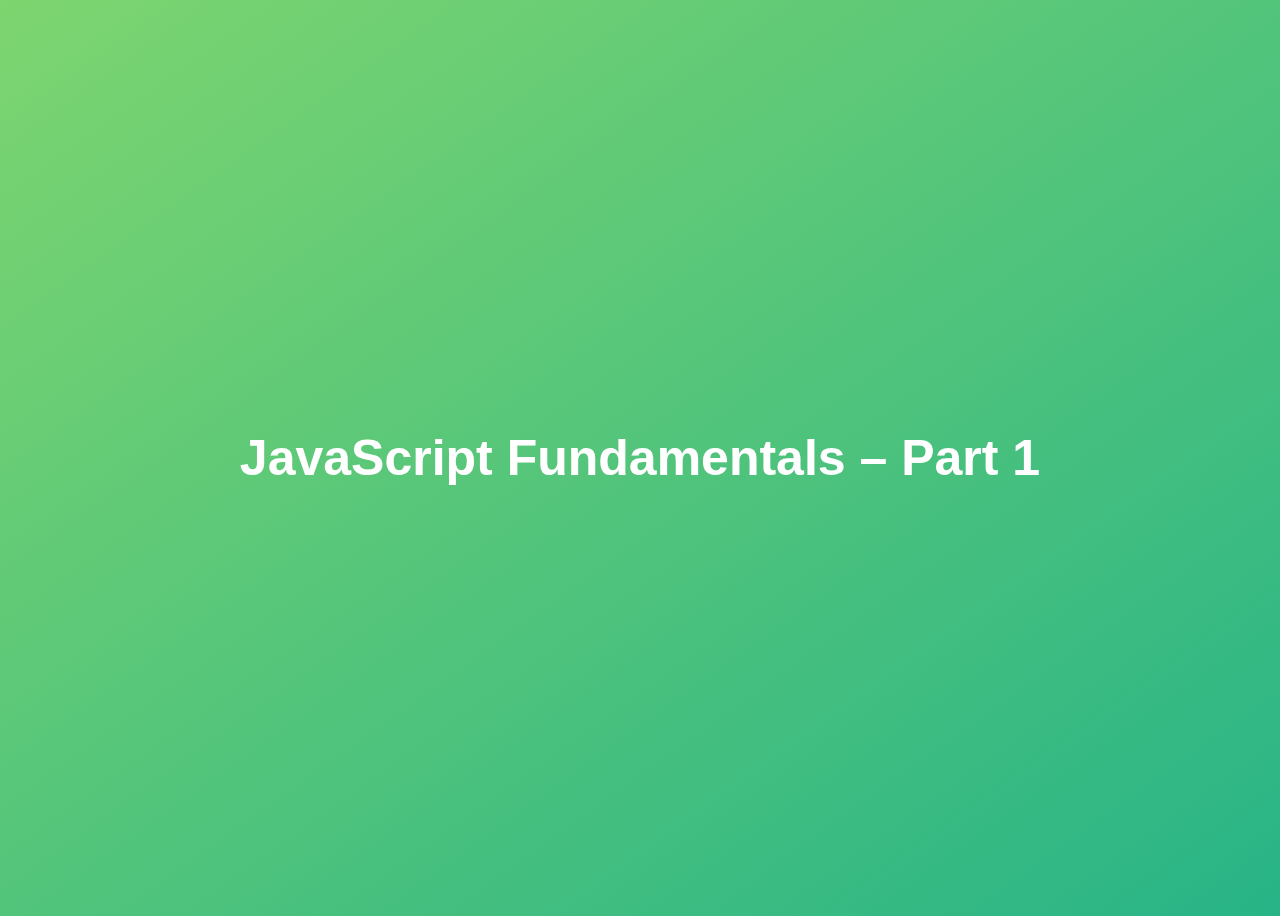
<file: 01-fundamentals-part-1/index.html>
<!DOCTYPE html>
<html lang="en">
  <head>
    <meta charset="UTF-8" />
    <meta name="viewport" content="width=device-width, initial-scale=1.0" />
    <meta http-equiv="X-UA-Compatible" content="ie=edge" />
    <title>JavaScript Fundamentals – Part 1</title>
    <style>
      body {
        height: 100vh;
        display: flex;
        align-items: center;
        background: linear-gradient(to top left, #28b487, #7dd56f);
      }
      h1 {
        font-family: sans-serif;
        font-size: 50px;
        line-height: 1.3;
        width: 100%;
        padding: 30px;
        text-align: center;
        color: white;
      }
    </style>
  </head>
  <body>
    <h1>JavaScript Fundamentals – Part 1</h1>
    <!-- <script src="script.js"></script> -->
    <script src="assignments.js"></script>
    <!-- <script src="challenges.js"></script> -->
  </body>
</html>
</file>
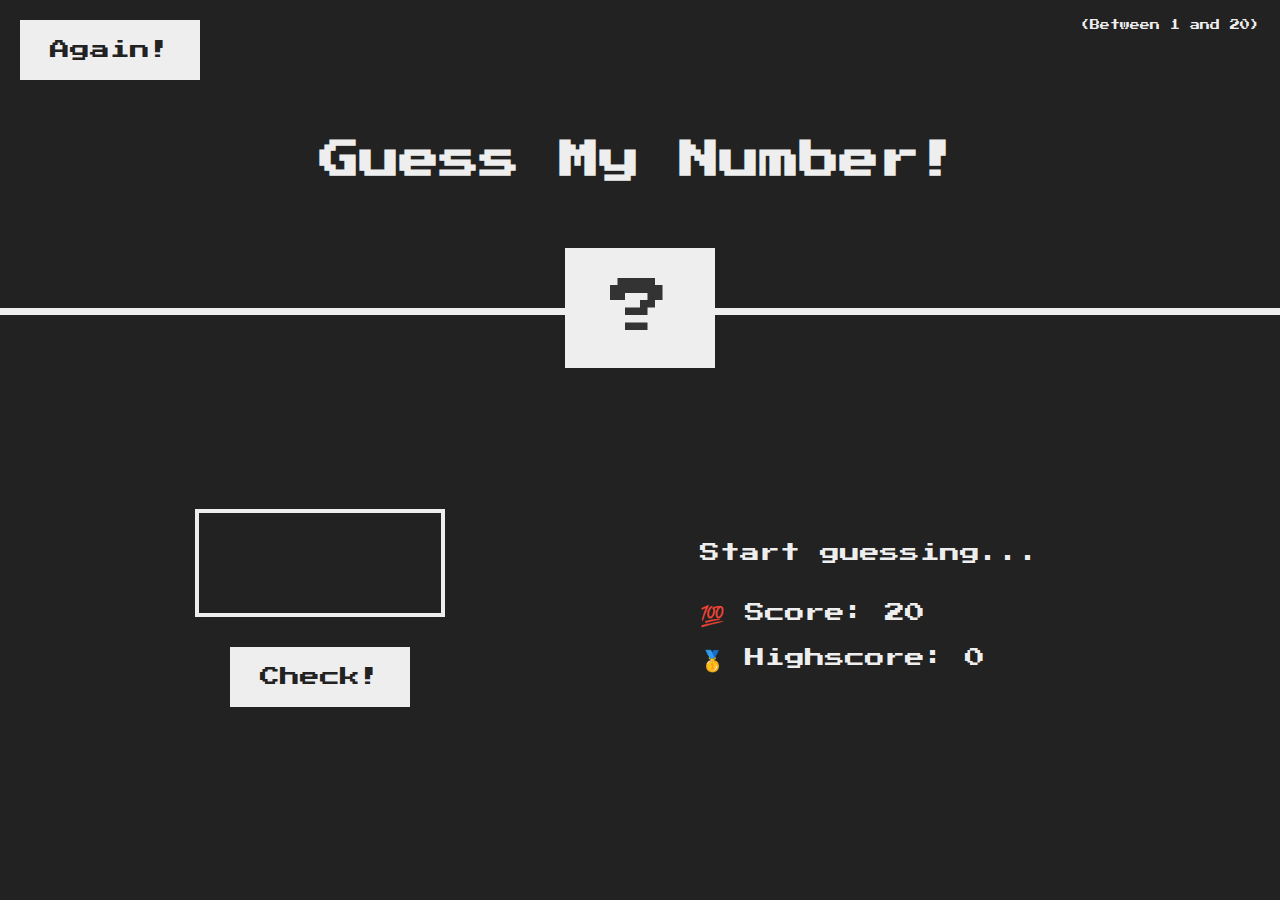
<file: 05-guess-my-number/index.html>
<!DOCTYPE html>
<html lang="pt-br">
  <head>
    <meta charset="UTF-8" />
    <meta name="viewport" content="width=device-width, initial-scale=1.0" />
    <meta http-equiv="X-UA-Compatible" content="ie=edge" />
    <link rel="stylesheet" href="media-query.css">
    <link rel="stylesheet" href="style.css" />
    <title>Guess My Number!</title>
  </head>
  <body>
    <header>
      <h1>Guess My Number!</h1>
      <p class="between">(Between 1 and 20)</p>
      <button class="btn again">Again!</button>
      <div class="number">?</div>
    </header>
    <main>
      <section class="left">
        <input type="number" min="0" max="20" class="guess" />
        <button class="btn check">Check!</button>
      </section>
      <section class="right">
        <p class="message">Start guessing...</p>
        <p class="label-score">💯 Score: <span class="score">20</span></p>
        <p class="label-highscore">
          🥇 Highscore: <span class="highscore">0</span>
        </p>
      </section>
    </main>
    <script src="script.js"></script>
  </body>
</html>
</file>
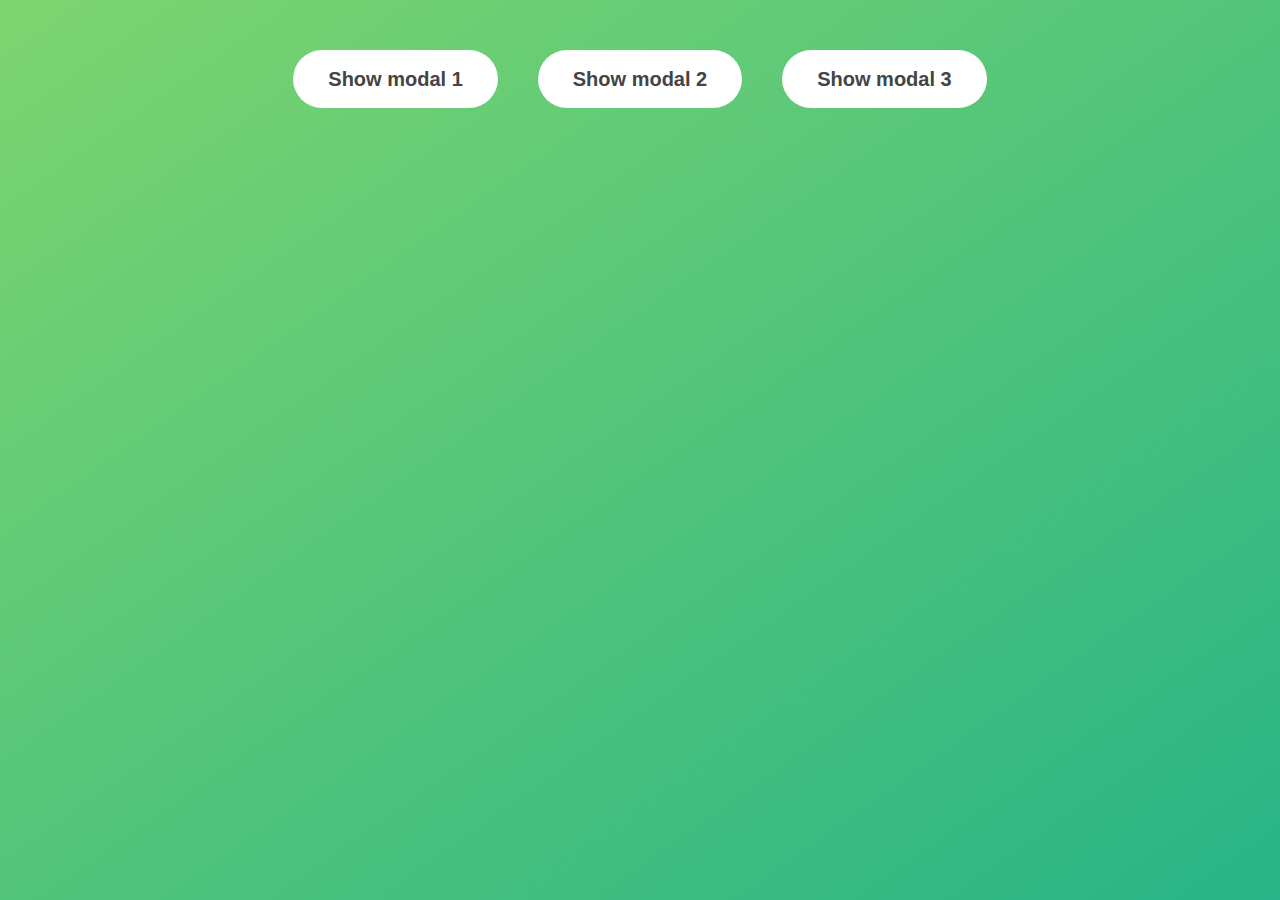
<file: 06-modal/index.html>
<!DOCTYPE html>
<html lang="pt-br">
  <head>
    <meta charset="UTF-8" />
    <meta name="viewport" content="width=device-width, initial-scale=1.0" />
    <meta http-equiv="X-UA-Compatible" content="ie=edge" />
    <link rel="stylesheet" href="style.css" />
    <title>Modal window</title>
  </head>
  <body>
    <button class="show-modal">Show modal 1</button>
    <button class="show-modal">Show modal 2</button>
    <button class="show-modal">Show modal 3</button>

    <div class="modal hidden">
      <button class="close-modal">&times;</button>
      <h1>I'm a modal window 😍</h1>
      <p>
        Lorem ipsum dolor sit amet, consectetur adipisicing elit, sed do eiusmod
        tempor incididunt ut labore et dolore magna aliqua. Ut enim ad minim
        veniam, quis nostrud exercitation ullamco laboris nisi ut aliquip ex ea
        commodo consequat. Duis aute irure dolor in reprehenderit in voluptate
        velit esse cillum dolore eu fugiat nulla pariatur. Excepteur sint
        occaecat cupidatat non proident, sunt in culpa qui officia deserunt
        mollit anim id est laborum.
      </p>
    </div>
    <div class="overlay hidden"></div>

    <script src="script.js"></script>
  </body>
</html>
</file>
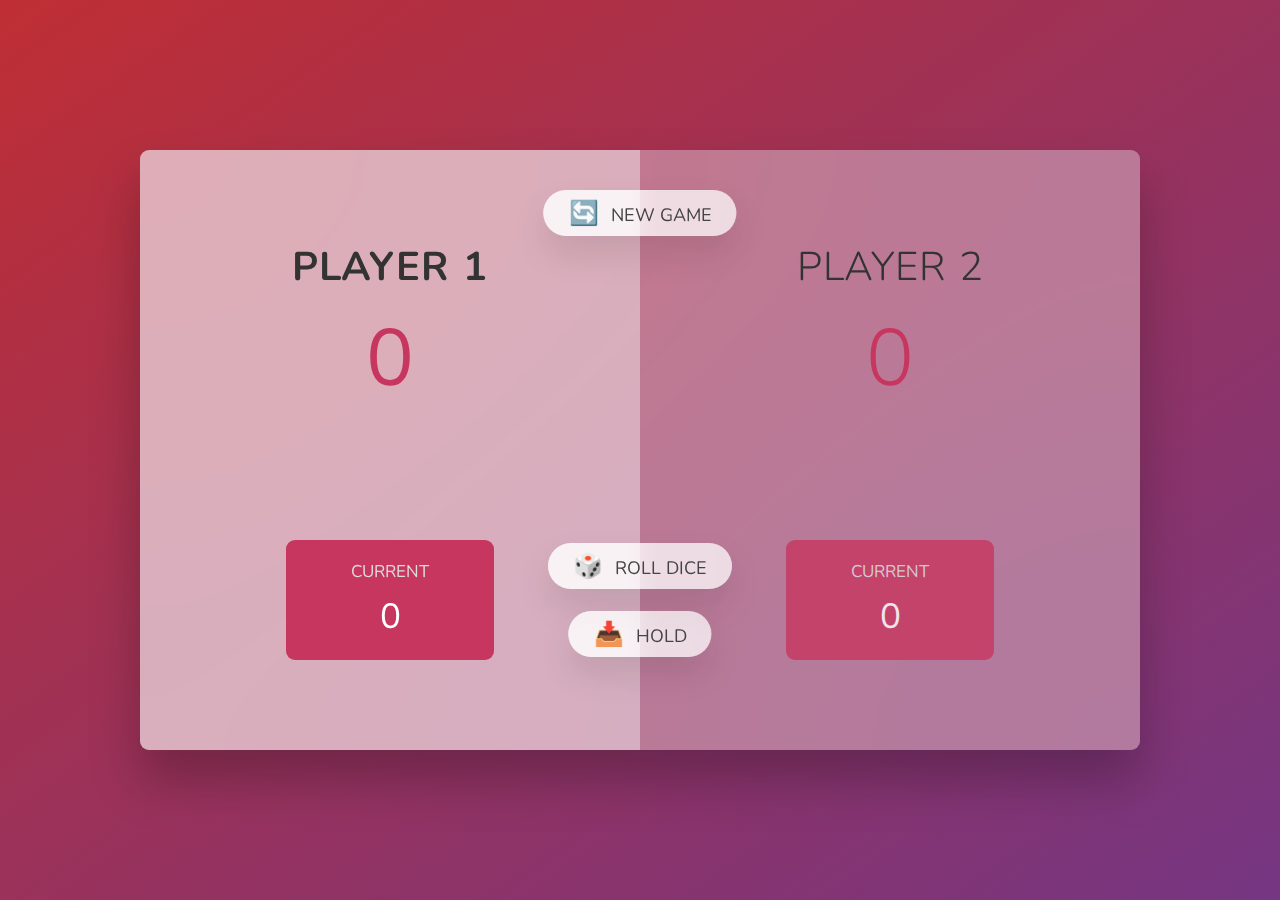
<file: 07-pig-game/index.html>
<!DOCTYPE html>
<html lang="pt-br">
  <head>
    <meta charset="UTF-8" />
    <meta name="viewport" content="width=device-width, initial-scale=1.0" />
    <meta http-equiv="X-UA-Compatible" content="ie=edge" />
    <link rel="stylesheet" href="style.css" />
    <title>Pig Game</title>
  </head>
  <body>
    <main>
      <section class="player player--0 player--active">
        <h2 class="name" id="name--0">Player 1</h2>
        <p class="score" id="score--0">43</p>
        <div class="current">
          <p class="current-label">Current</p>
          <p class="current-score" id="current--0">0</p>
        </div>
      </section>
      <section class="player player--1">
        <h2 class="name" id="name--1">Player 2</h2>
        <p class="score" id="score--1">24</p>
        <div class="current">
          <p class="current-label">Current</p>
          <p class="current-score" id="current--1">0</p>
        </div>
      </section>

      <img src="dice-5.png" alt="Playing dice" class="dice" />
      <button class="btn btn--new">🔄 New game</button>
      <button class="btn btn--roll">🎲 Roll dice</button>
      <button class="btn btn--hold">📥 Hold</button>
    </main>
    <script src="script.js"></script>
  </body>
</html>
</file>
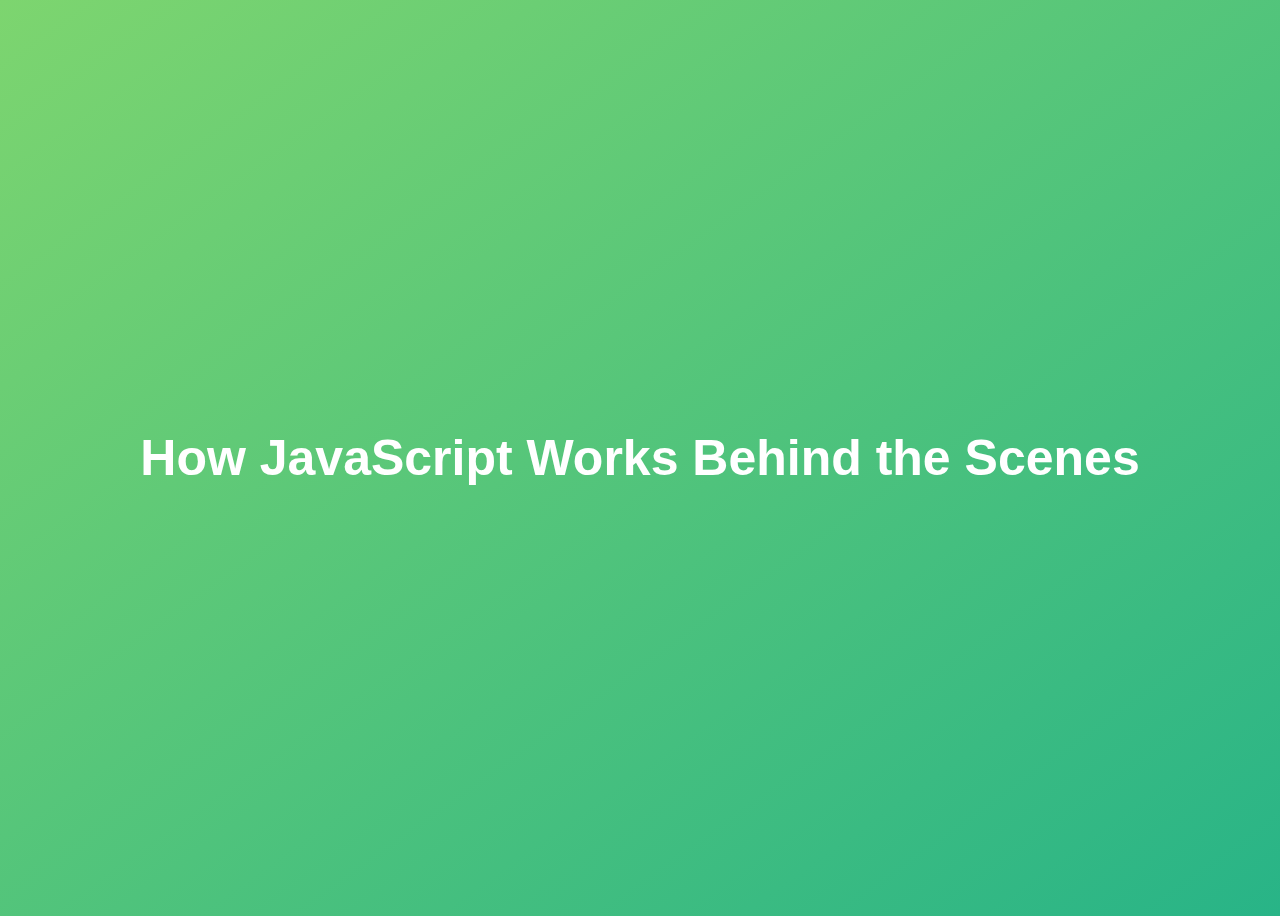
<file: 08-behind-the-scenes/index.html>
<!DOCTYPE html>
<html lang="en">
  <head>
    <meta charset="UTF-8" />
    <meta name="viewport" content="width=device-width, initial-scale=1.0" />
    <meta http-equiv="X-UA-Compatible" content="ie=edge" />
    <title>How JavaScript Works Behind the Scenes</title>
    <style>
      body {
        height: 100vh;
        display: flex;
        align-items: center;
        background: linear-gradient(to top left, #28b487, #7dd56f);
      }
      h1 {
        font-family: sans-serif;
        font-size: 50px;
        line-height: 1.3;
        width: 100%;
        padding: 30px;
        text-align: center;
        color: white;
      }
    </style>
  </head>
  <body>
    <h1>How JavaScript Works Behind the Scenes</h1>
    <script src="script.js"></script>
  </body>
</html>
</file>
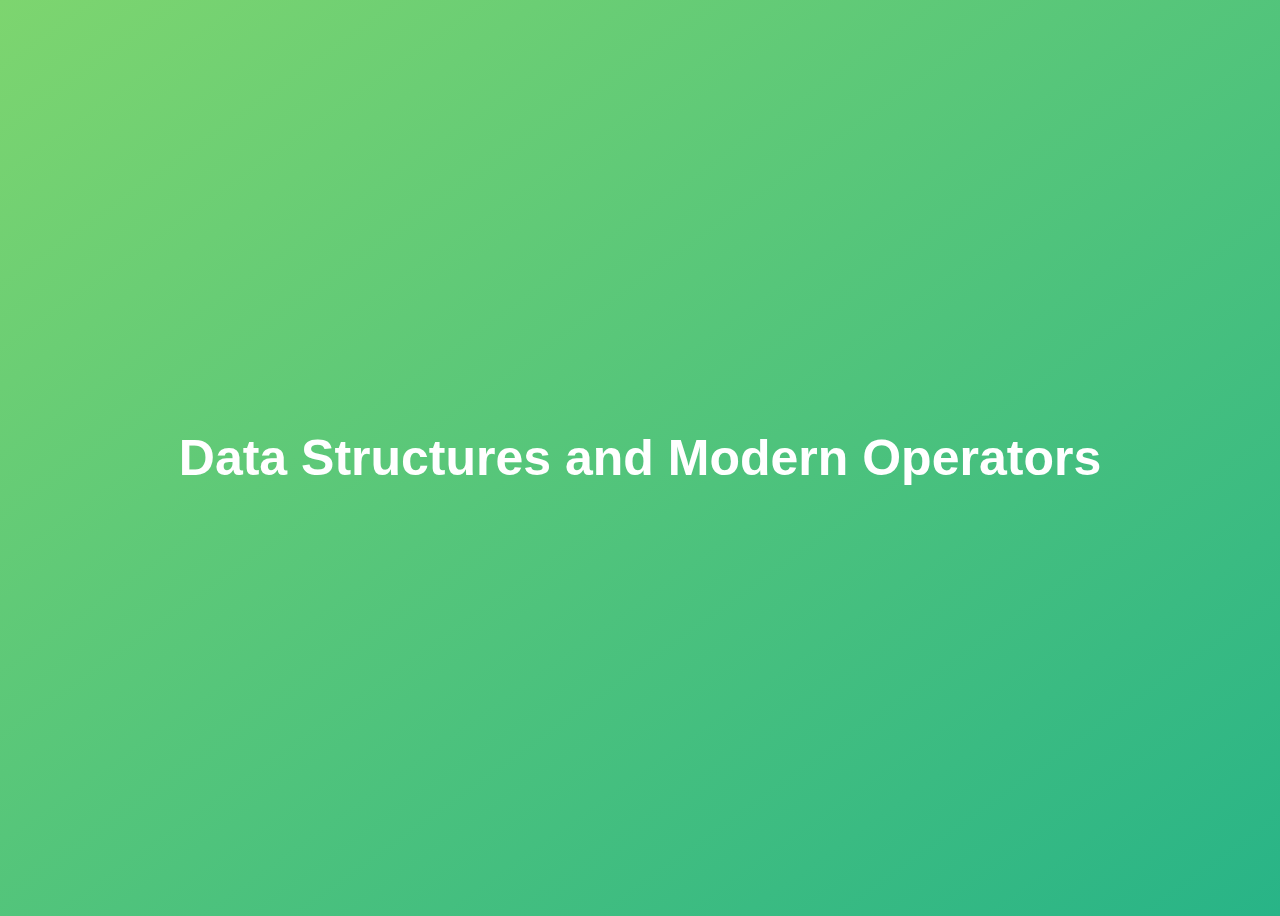
<file: 09-data-structures-operators/index.html>
<!DOCTYPE html>
<html lang="pt-br">

<head>
  <meta charset="UTF-8" />
  <meta name="viewport" content="width=device-width, initial-scale=1.0" />
  <meta http-equiv="X-UA-Compatible" content="ie=edge" />
  <title>Data Structures and Modern Operators</title>
  <style>
    body {
      height: 100vh;
      display: flex;
      align-items: center;
      background: linear-gradient(to top left, #28b487, #7dd56f);
    }

    h1 {
      font-family: sans-serif;
      font-size: 50px;
      line-height: 1.3;
      width: 100%;
      padding: 30px;
      text-align: center;
      color: white;
    }

    button {
      width: 50px;
      height: 20px;
      margin: 10px;
    }

    textarea {
      width: 300px;
      height: 100px;
    }
  </style>
</head>

<body>
  <h1>Data Structures and Modern Operators</h1>
  <!-- <script src="script.js"></script> -->
  <script src="assignments.js"></script>
</body>

</html>
</file>
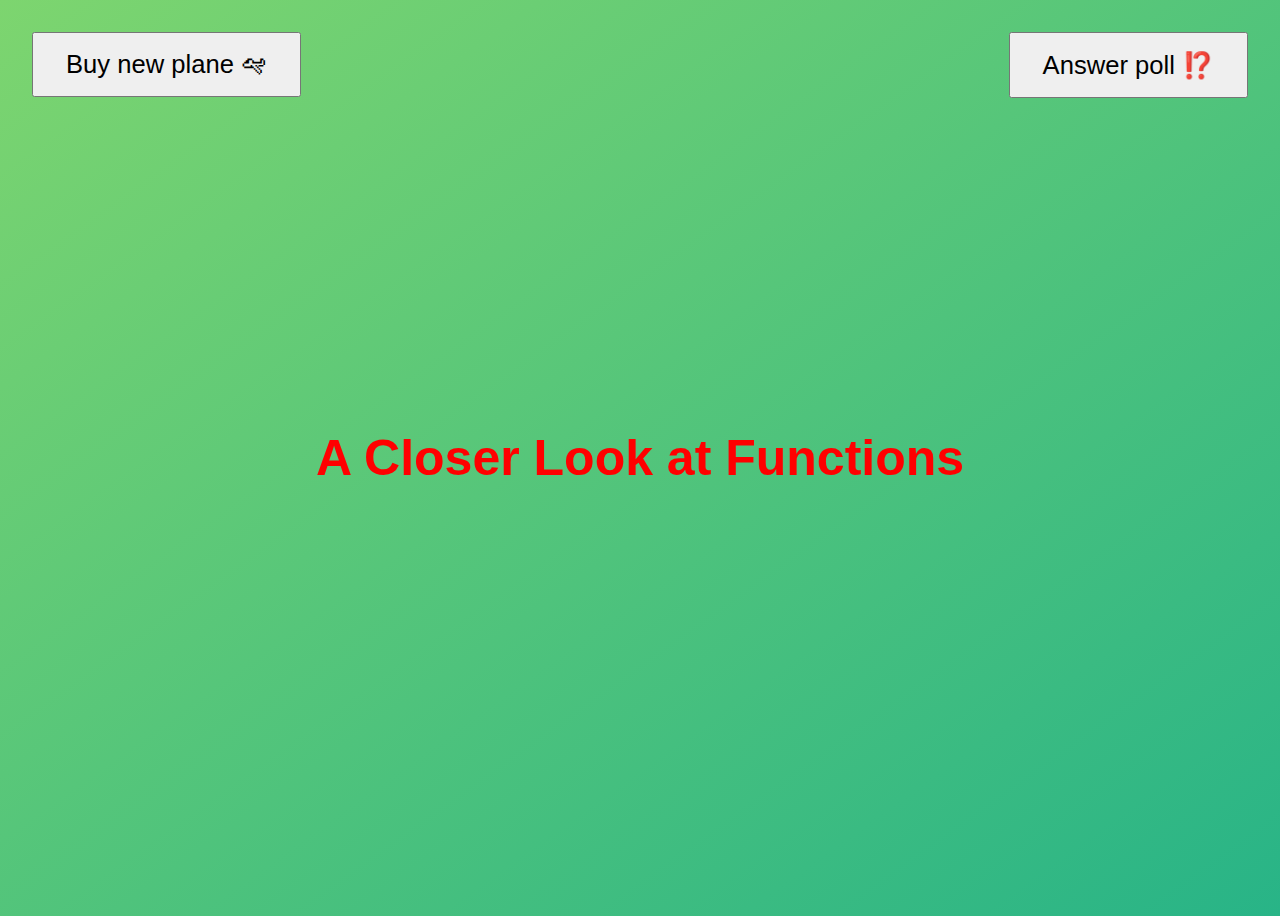
<file: 10-functions/index.html>
<!DOCTYPE html>
<html lang="en">

<head>
  <meta charset="UTF-8" />
  <meta name="viewport" content="width=device-width, initial-scale=1.0" />
  <meta http-equiv="X-UA-Compatible" content="ie=edge" />
  <title>A Closer Look at Functions</title>
  <style>
    body {
      height: 100vh;
      display: flex;
      align-items: center;
      background: linear-gradient(to top left, #28b487, #7dd56f);
    }

    h1 {
      font-family: sans-serif;
      font-size: 50px;
      line-height: 1.3;
      width: 100%;
      padding: 30px;
      text-align: center;
      color: white;
    }

    .buy,
    .poll {
      font-size: 1.6rem;
      padding: 1rem 2rem;
      position: absolute;
      top: 2rem;
    }

    .buy {
      left: 2rem;
    }

    .poll {
      right: 2rem;
    }
  </style>
</head>

<body>
  <h1>A Closer Look at Functions</h1>
  <button class="buy">Buy new plane 🛩</button>
  <button class="poll">Answer poll ⁉️</button>
  <script src="script.js"></script>
  <!-- <script src="call_apply.js"></script> -->
  <!-- <script src="bind.js"></script> -->
  <!-- <script src="closure.js"></script> -->
</body>

</html>
</file>
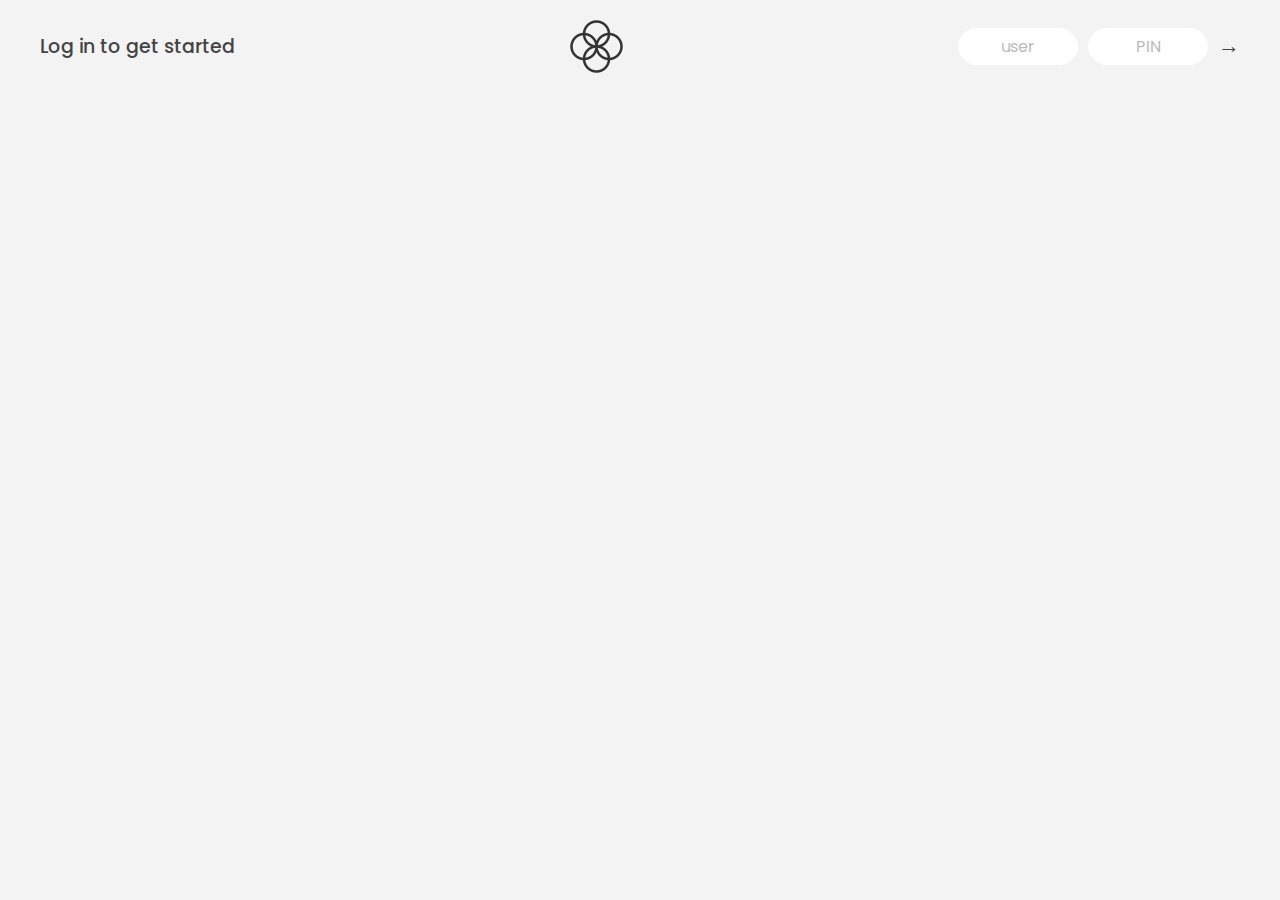
<file: 11-arrays-bankist/index.html>
<!DOCTYPE html>
<html lang="pt-br">

<head>
  <meta charset="UTF-8" />
  <meta name="viewport" content="width=device-width, initial-scale=1.0" />
  <meta http-equiv="X-UA-Compatible" content="ie=edge" />
  <link rel="shortcut icon" type="image/png" href="/icon.png" />

  <link href="https://fonts.googleapis.com/css?family=Poppins:400,500,600&display=swap" rel="stylesheet" />

  <link rel="stylesheet" href="style.css" />
  <title>Bankist</title>
</head>

<body>
  <!-- TOP NAVIGATION -->
  <nav>
    <p class="welcome">Log in to get started</p>
    <img src="logo.png" alt="Logo" class="logo" />
    <form class="login">
      <input type="text" placeholder="user" class="login__input login__input--user" />
      <!-- In practice, use type="password" -->
      <input type="text" placeholder="PIN" maxlength="4" class="login__input login__input--pin" />
      <button class="login__btn">&rarr;</button>
    </form>
  </nav>

  <main class="app">
    <!-- BALANCE -->
    <div class="balance">
      <div>
        <p class="balance__label">Current balance</p>
        <p class="balance__date">
          As of <span class="date">05/03/2037</span>
        </p>
      </div>
      <p class="balance__value">0000€</p>
    </div>

    <!-- MOVEMENTS -->
    <div class="movements">
      <div class="movements__row">
        <div class="movements__type movements__type--deposit">2 deposit</div>
        <div class="movements__date">3 days ago</div>
        <div class="movements__value">4 000€</div>
      </div>
      <div class="movements__row">
        <div class="movements__type movements__type--withdrawal">
          1 withdrawal
        </div>
        <div class="movements__date">24/01/2037</div>
        <div class="movements__value">-378€</div>
      </div>
    </div>

    <!-- SUMMARY -->
    <div class="summary">
      <p class="summary__label">In</p>
      <p class="summary__value summary__value--in">0000€</p>
      <p class="summary__label">Out</p>
      <p class="summary__value summary__value--out">0000€</p>
      <p class="summary__label">Interest</p>
      <p class="summary__value summary__value--interest">0000€</p>
      <button class="btn--sort">&downarrow; SORT</button>
    </div>

    <!-- OPERATION: TRANSFERS -->
    <div class="operation operation--transfer">
      <h2>Transfer money</h2>
      <form class="form form--transfer">
        <input type="text" class="form__input form__input--to" />
        <input type="number" class="form__input form__input--amount" />
        <button class="form__btn form__btn--transfer">&rarr;</button>
        <label class="form__label">Transfer to</label>
        <label class="form__label">Amount</label>
      </form>
    </div>

    <!-- OPERATION: LOAN -->
    <div class="operation operation--loan">
      <h2>Request loan</h2>
      <form class="form form--loan">
        <input type="number" class="form__input form__input--loan-amount" />
        <button class="form__btn form__btn--loan">&rarr;</button>
        <label class="form__label form__label--loan">Amount</label>
      </form>
    </div>

    <!-- OPERATION: CLOSE -->
    <div class="operation operation--close">
      <h2>Close account</h2>
      <form class="form form--close">
        <input type="text" class="form__input form__input--user" />
        <input type="password" maxlength="6" class="form__input form__input--pin" />
        <button class="form__btn form__btn--close">&rarr;</button>
        <label class="form__label">Confirm user</label>
        <label class="form__label">Confirm PIN</label>
      </form>
    </div>

    <!-- LOGOUT TIMER -->
    <p class="logout-timer">
      You will be logged out in <span class="timer">05:00</span>
    </p>
  </main>

  <!-- <footer>
      &copy; by Jonas Schmedtmann. Don't claim as your own :)
    </footer> -->

  <!-- <script src="script.js"></script> -->
  <script src="review.js"></script>
</body>

</html>
</file>
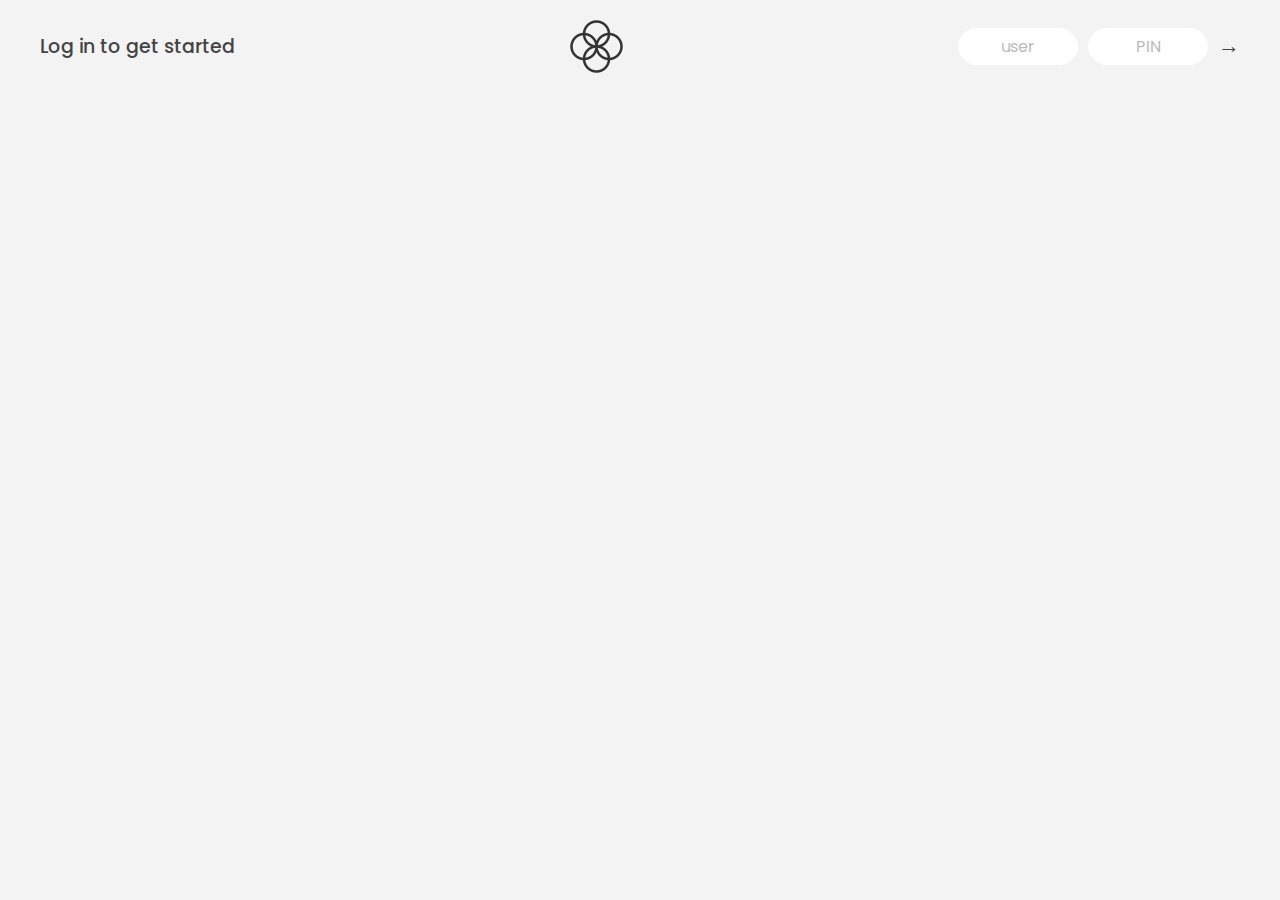
<file: 12-numbers-dates-timers-bankist/index.html>
<!DOCTYPE html>
<html lang="en">

<head>
  <meta charset="UTF-8" />
  <meta name="viewport" content="width=device-width, initial-scale=1.0" />
  <meta http-equiv="X-UA-Compatible" content="ie=edge" />
  <link rel="shortcut icon" type="image/png" href="/icon.png" />

  <link href="https://fonts.googleapis.com/css?family=Poppins:400,500,600&display=swap" rel="stylesheet" />

  <link rel="stylesheet" href="style.css" />
  <title>Bankist</title>
</head>

<body>
  <!-- TOP NAVIGATION -->
  <nav>
    <p class="welcome">Log in to get started</p>
    <img src="logo.png" alt="Logo" class="logo" />
    <form class="login">
      <input type="text" placeholder="user" class="login__input login__input--user" />
      <!-- In practice, use type="password" -->
      <input type="text" placeholder="PIN" maxlength="4" class="login__input login__input--pin" />
      <button class="login__btn">&rarr;</button>
    </form>
  </nav>

  <main class="app">
    <!-- BALANCE -->
    <div class="balance">
      <div>
        <p class="balance__label">Current balance</p>
        <p class="balance__date">
          As of <span class="date">05/03/2037</span>
        </p>
      </div>
      <p class="balance__value">0000€</p>
    </div>

    <!-- MOVEMENTS -->
    <div class="movements">
      <div class="movements__row">
        <div class="movements__type movements__type--deposit">2 deposit</div>
        <div class="movements__date">3 days ago</div>
        <div class="movements__value">4 000€</div>
      </div>
      <div class="movements__row">
        <div class="movements__type movements__type--withdrawal">
          1 withdrawal
        </div>
        <div class="movements__date">24/01/2037</div>
        <div class="movements__value">-378€</div>
      </div>
    </div>

    <!-- SUMMARY -->
    <div class="summary">
      <p class="summary__label">In</p>
      <p class="summary__value summary__value--in">0000€</p>
      <p class="summary__label">Out</p>
      <p class="summary__value summary__value--out">0000€</p>
      <p class="summary__label">Interest</p>
      <p class="summary__value summary__value--interest">0000€</p>
      <button class="btn--sort">&downarrow; SORT</button>
    </div>

    <!-- OPERATION: TRANSFERS -->
    <div class="operation operation--transfer">
      <h2>Transfer money</h2>
      <form class="form form--transfer">
        <input type="text" class="form__input form__input--to" />
        <input type="number" class="form__input form__input--amount" />
        <button class="form__btn form__btn--transfer">&rarr;</button>
        <label class="form__label">Transfer to</label>
        <label class="form__label">Amount</label>
      </form>
    </div>

    <!-- OPERATION: LOAN -->
    <div class="operation operation--loan">
      <h2>Request loan</h2>
      <form class="form form--loan">
        <input type="number" class="form__input form__input--loan-amount" />
        <button class="form__btn form__btn--loan">&rarr;</button>
        <label class="form__label form__label--loan">Amount</label>
      </form>
    </div>

    <!-- OPERATION: CLOSE -->
    <div class="operation operation--close">
      <h2>Close account</h2>
      <form class="form form--close">
        <input type="text" class="form__input form__input--user" />
        <input type="password" maxlength="6" class="form__input form__input--pin" />
        <button class="form__btn form__btn--close">&rarr;</button>
        <label class="form__label">Confirm user</label>
        <label class="form__label">Confirm PIN</label>
      </form>
    </div>

    <!-- LOGOUT TIMER -->
    <p class="logout-timer">
      You will be logged out in <span class="timer">05:00</span>
    </p>
  </main>

  <!-- <footer>
      &copy; by Jonas Schmedtmann. Don't claim as your own :)
    </footer> -->

  <script src="script.js"></script>
  <script src="review.js"></script>
</body>

</html>
</file>
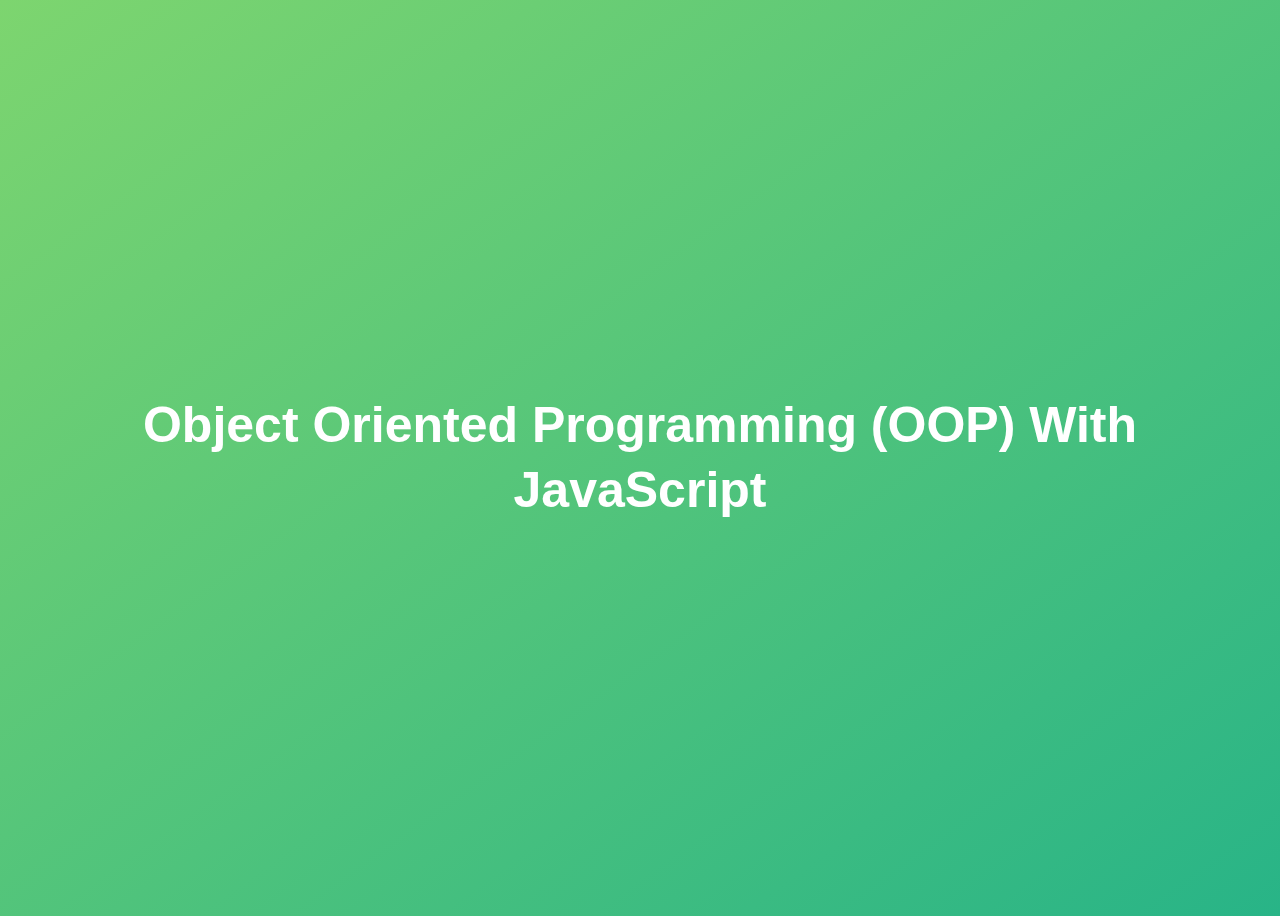
<file: 14-OOP/index.html>
<!DOCTYPE html>
<html lang="en">

<head>
  <meta charset="UTF-8" />
  <meta name="viewport" content="width=device-width, initial-scale=1.0" />
  <meta http-equiv="X-UA-Compatible" content="ie=edge" />
  <title>Object Oriented Programming (OOP) With JavaScript</title>
  <style>
    body {
      height: 100vh;
      display: flex;
      align-items: center;
      background: linear-gradient(to top left, #28b487, #7dd56f);
    }

    h1 {
      font-family: sans-serif;
      font-size: 50px;
      line-height: 1.3;
      width: 100%;
      padding: 30px;
      text-align: center;
      color: white;
    }
  </style>
  <script defer src="script.js"></script>
</head>

<body>
  <h1>Object Oriented Programming (OOP) With JavaScript</h1>
</body>

</html>
</file>
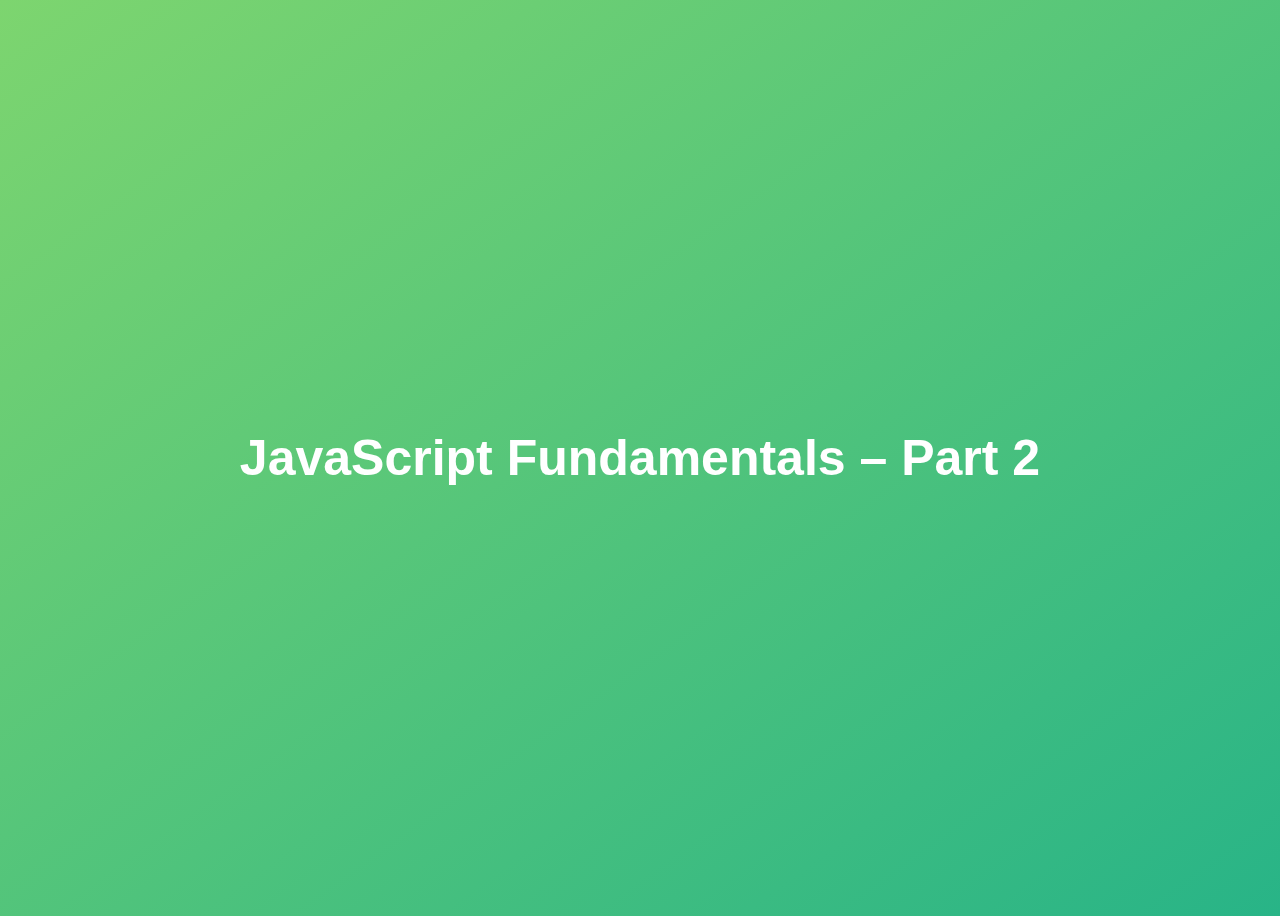
<file: 02-fundamentals-part-2/starter/index.html>
<!DOCTYPE html>
<html lang="pt-br">
  <head>
    <meta charset="UTF-8" />
    <meta name="viewport" content="width=device-width, initial-scale=1.0" />
    <meta http-equiv="X-UA-Compatible" content="ie=edge" />
    <title>JavaScript Fundamentals – Part 2</title>
    <style>
      body {
        height: 100vh;
        display: flex;
        align-items: center;
        background: linear-gradient(to top left, #28b487, #7dd56f);
      }
      h1 {
        font-family: sans-serif;
        font-size: 50px;
        line-height: 1.3;
        width: 100%;
        padding: 30px;
        text-align: center;
        color: white;
      }
    </style>
  </head>
  <body>
    <h1>JavaScript Fundamentals – Part 2</h1>
    <!-- <script src="script.js"></script> -->
     <script src="assignments.js"></script>
    <!-- <script src="challenges.js"></script> -->
  </body>
</html>
</file>
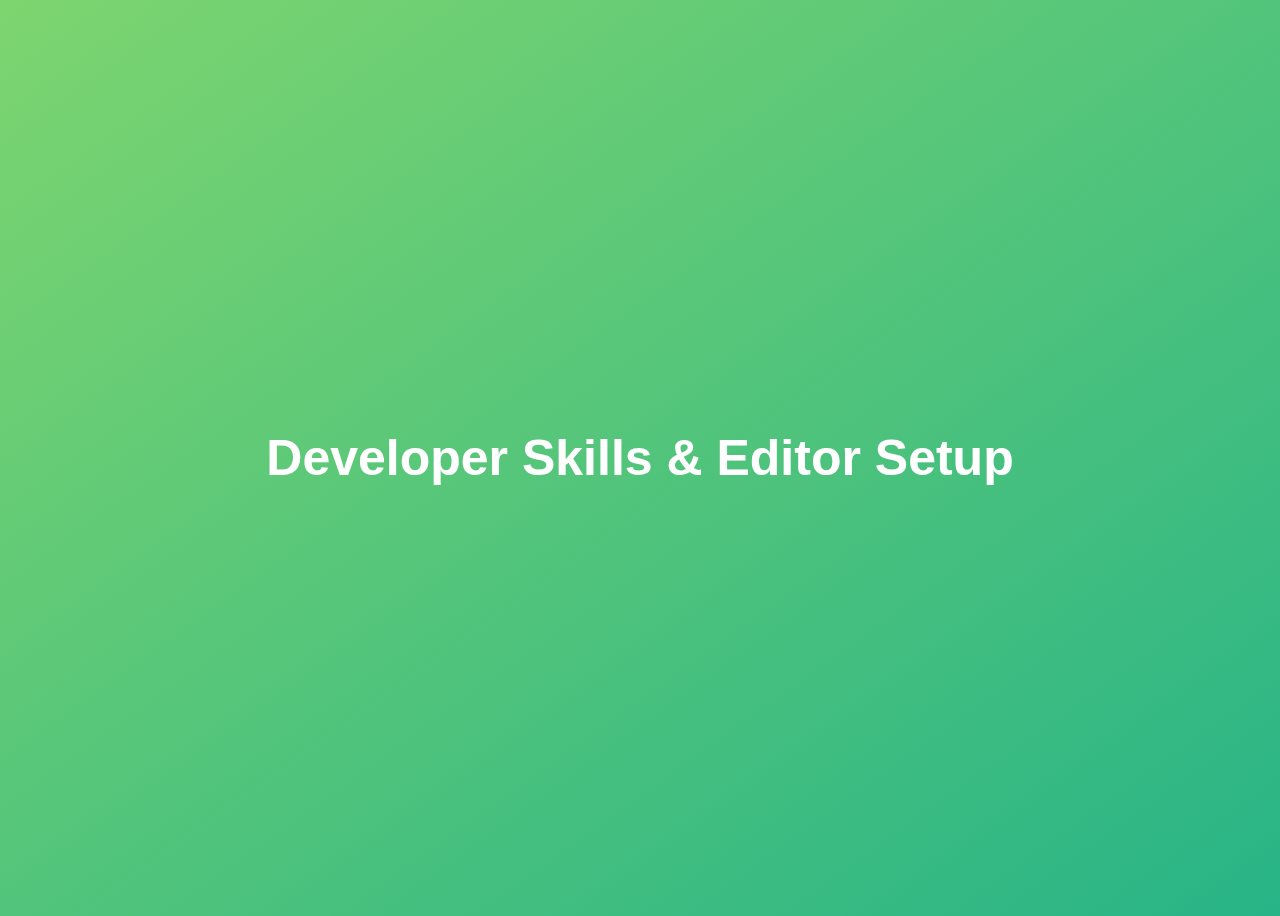
<file: 03-developer-skills/starter/index.html>
<!DOCTYPE html>
<html lang="pt-br">
  <head>
    <meta charset="UTF-8" />
    <meta name="viewport" content="width=device-width, initial-scale=1.0" />
    <meta http-equiv="X-UA-Compatible" content="ie=edge" />
    <title>Developer Skills & Editor Setup</title>
    <style>
      body {
        height: 100vh;
        display: flex;
        align-items: center;
        background: linear-gradient(to top left, #28b487, #7dd56f);
      }
      h1 {
        font-family: sans-serif;
        font-size: 50px;
        line-height: 1.3;
        width: 100%;
        padding: 30px;
        text-align: center;
        color: white;
      }
    </style>
  </head>
  <body>
    <h1>Developer Skills & Editor Setup</h1>
    <script src="script.js"></script>
  </body>
</html>
</file>
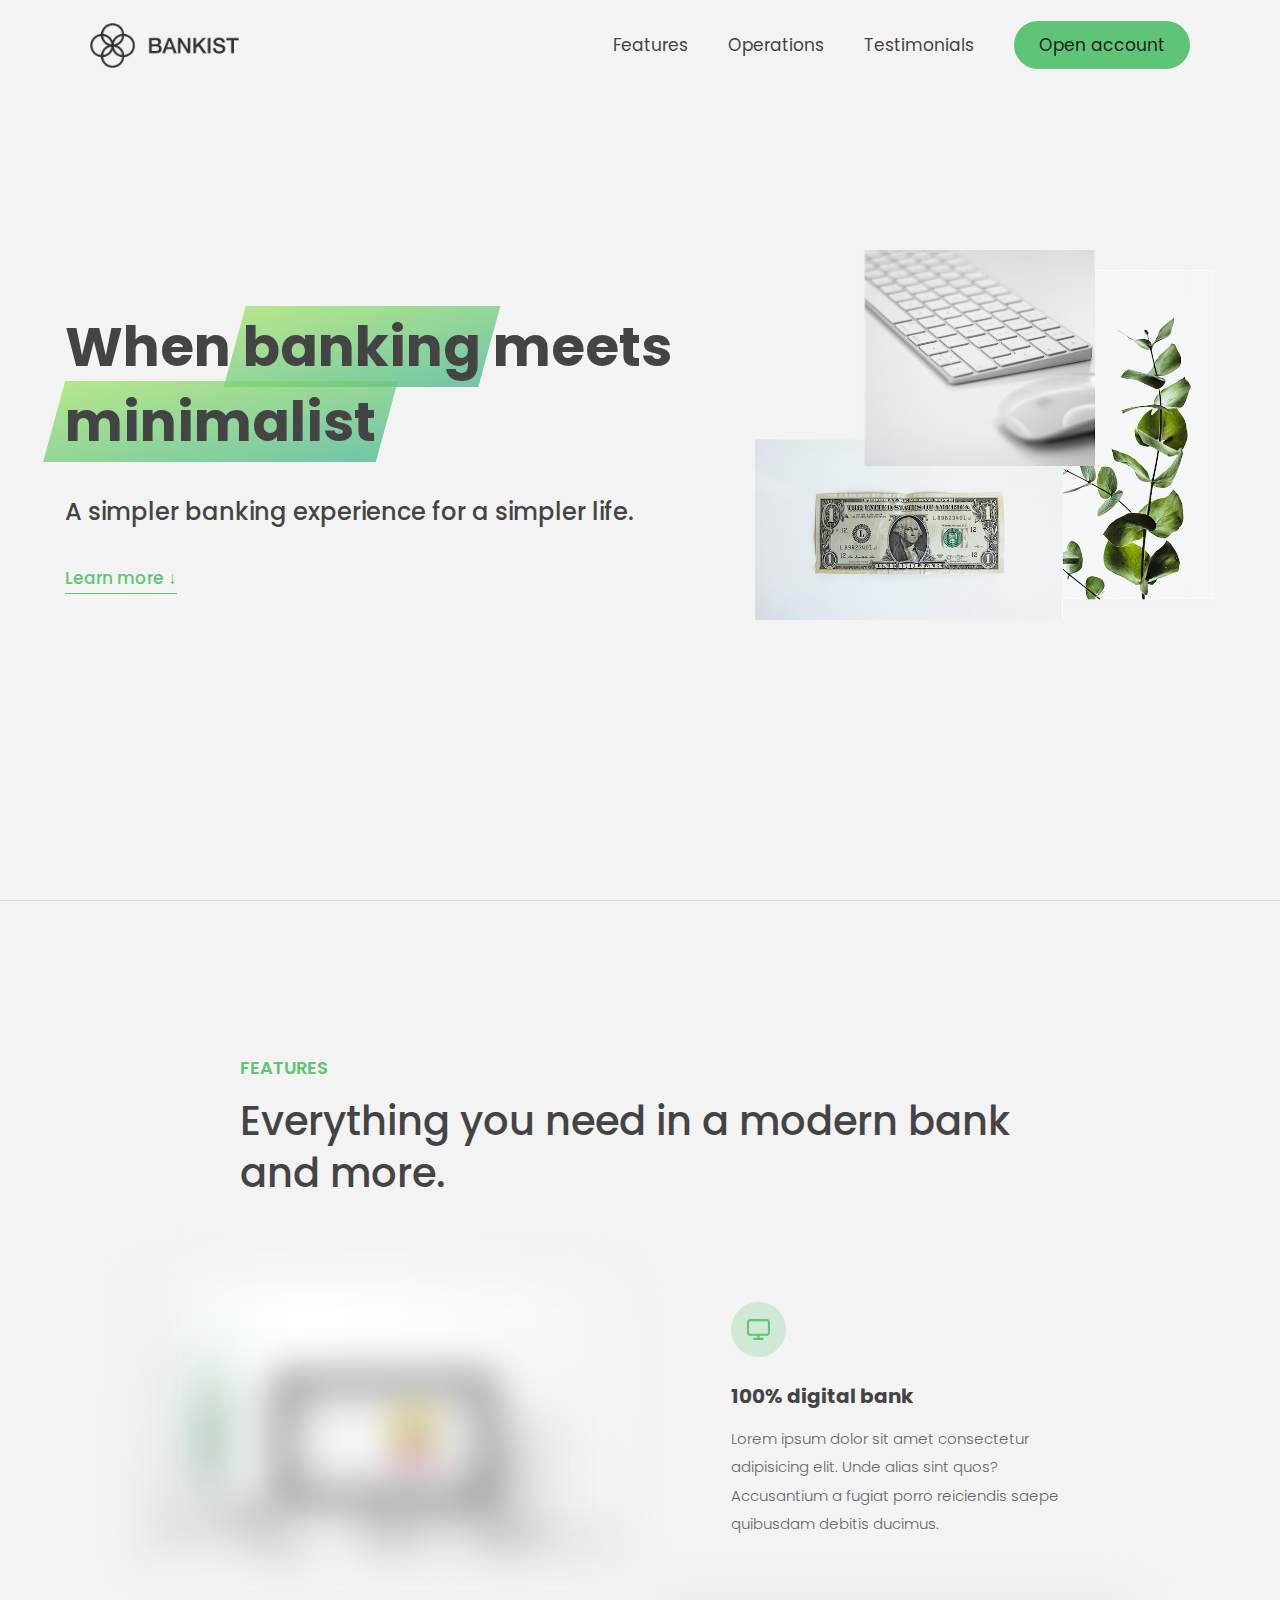
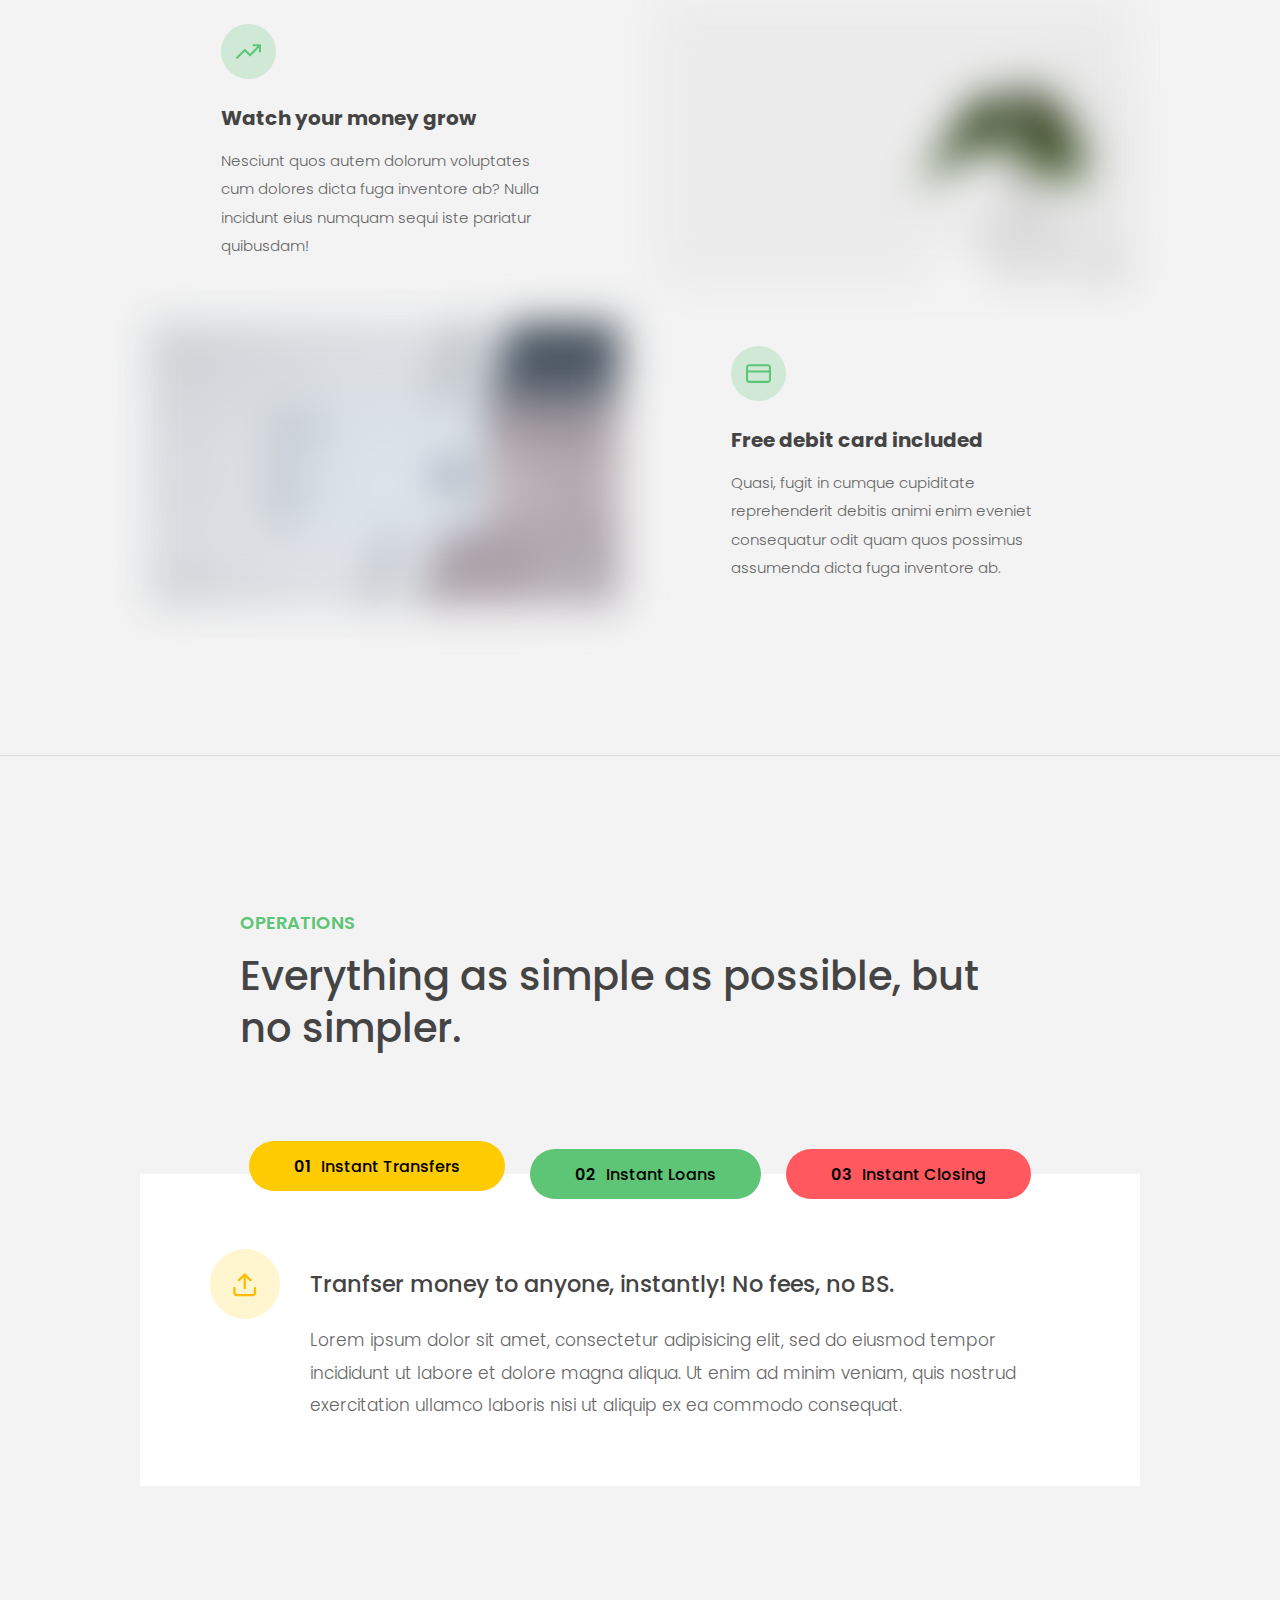
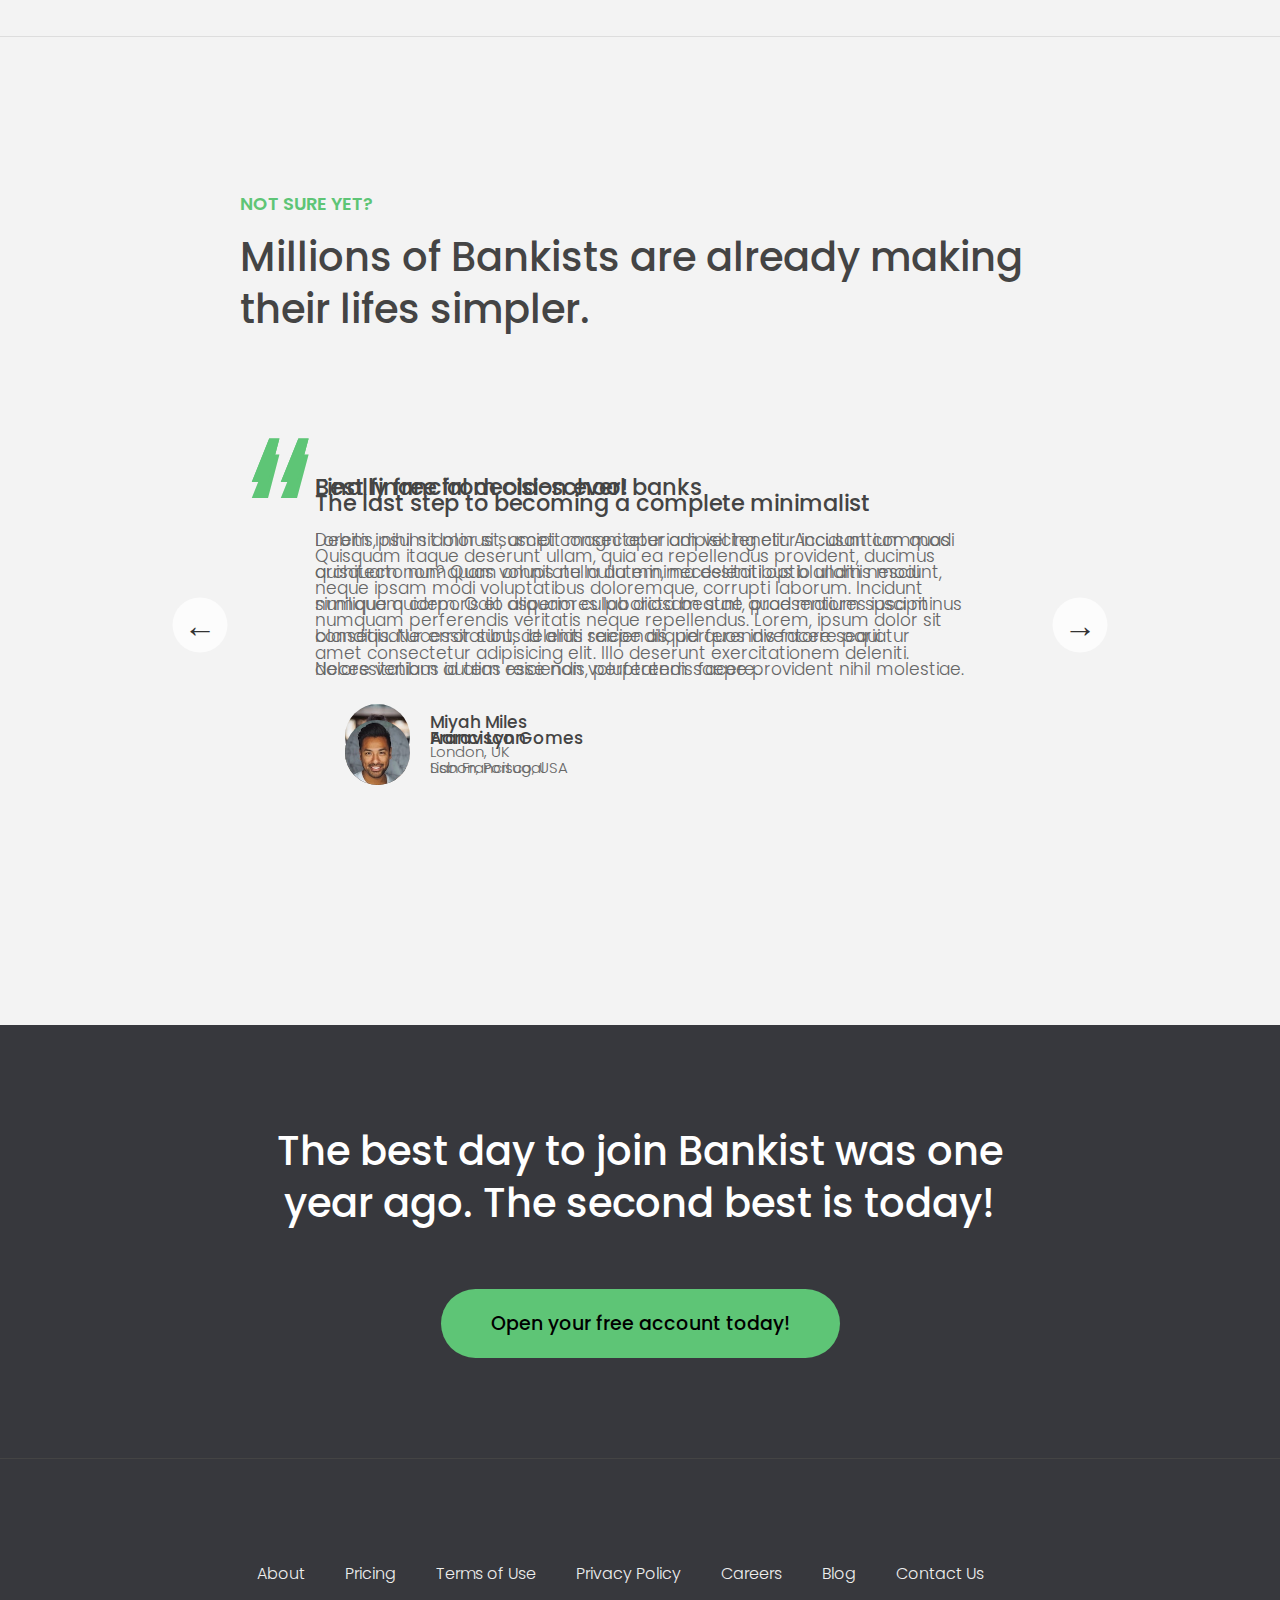
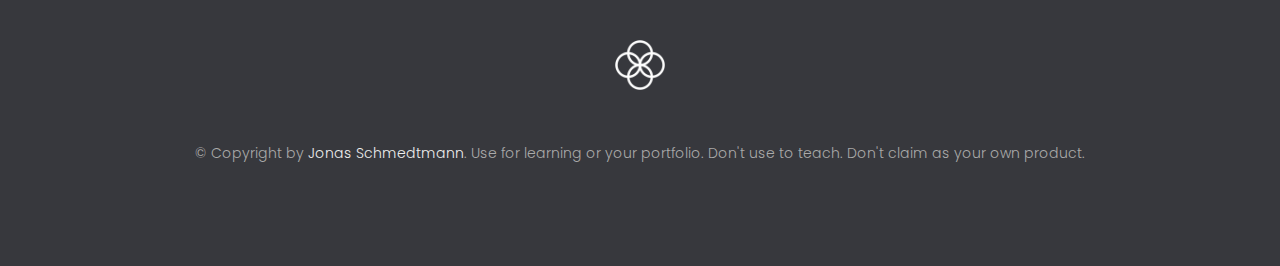
<file: 13-Advanced-DOM-Bankist/starter/index.html>
<!DOCTYPE html>
<html lang="pt-br">

<head>
  <meta charset="UTF-8" />
  <meta name="viewport" content="width=device-width, initial-scale=1.0" />
  <meta http-equiv="X-UA-Compatible" content="ie=edge" />
  <link rel="shortcut icon" type="image/png" href="img/icon.png" />

  <link href="https://fonts.googleapis.com/css?family=Poppins:300,400,500,600&display=swap" rel="stylesheet" />
  <link rel="stylesheet" href="style.css" />
  <title>Bankist | When Banking meets Minimalist</title>
</head>

<body>
  <header class="header">
    <nav class="nav">
      <img src="img/logo.png" alt="Bankist logo" class="nav__logo" id="logo" />
      <ul class="nav__links">
        <li class="nav__item">
          <a class="nav__link" href="#section--1">Features</a>
        </li>
        <li class="nav__item">
          <a class="nav__link" href="#section--2">Operations</a>
        </li>
        <li class="nav__item">
          <a class="nav__link" href="#section--3">Testimonials</a>
        </li>
        <li class="nav__item">
          <a class="nav__link nav__link--btn btn--show-modal" href="#">Open account</a>
        </li>
      </ul>
    </nav>

    <div class="header__title">
      <h1>
        When
        <!-- Green highlight effect -->
        <span class="highlight">banking</span>
        meets<br />
        <span class="highlight">minimalist</span>
      </h1>
      <h4>A simpler banking experience for a simpler life.</h4>
      <button class="btn--text btn--scroll-to">Learn more &DownArrow;</button>
      <img src="img/hero.png" class="header__img" alt="Minimalist bank items" />
    </div>
  </header>

  <section class="section" id="section--1">
    <div class="section__title">
      <h2 class="section__description">Features</h2>
      <h3 class="section__header">
        Everything you need in a modern bank and more.
      </h3>
    </div>

    <div class="features">
      <img src="img/digital-lazy.jpg" data-src="img/digital.jpg" alt="Computer" class="features__img lazy-img" />
      <div class="features__feature">
        <div class="features__icon">
          <svg>
            <use xlink:href="img/icons.svg#icon-monitor"></use>
          </svg>
        </div>
        <h5 class="features__header">100% digital bank</h5>
        <p>
          Lorem ipsum dolor sit amet consectetur adipisicing elit. Unde alias
          sint quos? Accusantium a fugiat porro reiciendis saepe quibusdam
          debitis ducimus.
        </p>
      </div>

      <div class="features__feature">
        <div class="features__icon">
          <svg>
            <use xlink:href="img/icons.svg#icon-trending-up"></use>
          </svg>
        </div>
        <h5 class="features__header">Watch your money grow</h5>
        <p>
          Nesciunt quos autem dolorum voluptates cum dolores dicta fuga
          inventore ab? Nulla incidunt eius numquam sequi iste pariatur
          quibusdam!
        </p>
      </div>
      <img src="img/grow-lazy.jpg" data-src="img/grow.jpg" alt="Plant" class="features__img lazy-img" />

      <img src="img/card-lazy.jpg" data-src="img/card.jpg" alt="Credit card" class="features__img lazy-img" />
      <div class="features__feature">
        <div class="features__icon">
          <svg>
            <use xlink:href="img/icons.svg#icon-credit-card"></use>
          </svg>
        </div>
        <h5 class="features__header">Free debit card included</h5>
        <p>
          Quasi, fugit in cumque cupiditate reprehenderit debitis animi enim
          eveniet consequatur odit quam quos possimus assumenda dicta fuga
          inventore ab.
        </p>
      </div>
    </div>
  </section>

  <section class="section" id="section--2">
    <div class="section__title">
      <h2 class="section__description">Operations</h2>
      <h3 class="section__header">
        Everything as simple as possible, but no simpler.
      </h3>
    </div>

    <div class="operations">
      <div class="operations__tab-container">
        <button class="btn operations__tab operations__tab--1 operations__tab--active" data-tab="1">
          <span>01</span>Instant Transfers
        </button>
        <button class="btn operations__tab operations__tab--2" data-tab="2">
          <span>02</span>Instant Loans
        </button>
        <button class="btn operations__tab operations__tab--3" data-tab="3">
          <span>03</span>Instant Closing
        </button>
      </div>
      <div class="operations__content operations__content--1 operations__content--active">
        <div class="operations__icon operations__icon--1">
          <svg>
            <use xlink:href="img/icons.svg#icon-upload"></use>
          </svg>
        </div>
        <h5 class="operations__header">
          Tranfser money to anyone, instantly! No fees, no BS.
        </h5>
        <p>
          Lorem ipsum dolor sit amet, consectetur adipisicing elit, sed do
          eiusmod tempor incididunt ut labore et dolore magna aliqua. Ut enim
          ad minim veniam, quis nostrud exercitation ullamco laboris nisi ut
          aliquip ex ea commodo consequat.
        </p>
      </div>

      <div class="operations__content operations__content--2">
        <div class="operations__icon operations__icon--2">
          <svg>
            <use xlink:href="img/icons.svg#icon-home"></use>
          </svg>
        </div>
        <h5 class="operations__header">
          Buy a home or make your dreams come true, with instant loans.
        </h5>
        <p>
          Duis aute irure dolor in reprehenderit in voluptate velit esse
          cillum dolore eu fugiat nulla pariatur. Excepteur sint occaecat
          cupidatat non proident, sunt in culpa qui officia deserunt mollit
          anim id est laborum.
        </p>
      </div>
      <div class="operations__content operations__content--3">
        <div class="operations__icon operations__icon--3">
          <svg>
            <use xlink:href="img/icons.svg#icon-user-x"></use>
          </svg>
        </div>
        <h5 class="operations__header">
          No longer need your account? No problem! Close it instantly.
        </h5>
        <p>
          Excepteur sint occaecat cupidatat non proident, sunt in culpa qui
          officia deserunt mollit anim id est laborum. Ut enim ad minim
          veniam, quis nostrud exercitation ullamco laboris nisi ut aliquip ex
          ea commodo consequat.
        </p>
      </div>
    </div>
  </section>

  <section class="section" id="section--3">
    <div class="section__title section__title--testimonials">
      <h2 class="section__description">Not sure yet?</h2>
      <h3 class="section__header">
        Millions of Bankists are already making their lifes simpler.
      </h3>
    </div>

    <div class="slider">
      <div class="slide slide--1">
        <div class="testimonial">
          <h5 class="testimonial__header">Best financial decision ever!</h5>
          <blockquote class="testimonial__text">
            Lorem ipsum dolor sit, amet consectetur adipisicing elit.
            Accusantium quas quisquam non? Quas voluptate nulla minima
            deleniti optio ullam nesciunt, numquam corporis et asperiores
            laboriosam sunt, praesentium suscipit blanditiis. Necessitatibus
            id alias reiciendis, perferendis facere pariatur dolore veniam
            autem esse non voluptatem saepe provident nihil molestiae.
          </blockquote>
          <address class="testimonial__author">
            <img src="img/user-1.jpg" alt="" class="testimonial__photo" />
            <h6 class="testimonial__name">Aarav Lynn</h6>
            <p class="testimonial__location">San Francisco, USA</p>
          </address>
        </div>
      </div>

      <div class="slide slide--2">
        <div class="testimonial">
          <h5 class="testimonial__header">
            The last step to becoming a complete minimalist
          </h5>
          <blockquote class="testimonial__text">
            Quisquam itaque deserunt ullam, quia ea repellendus provident,
            ducimus neque ipsam modi voluptatibus doloremque, corrupti
            laborum. Incidunt numquam perferendis veritatis neque repellendus.
            Lorem, ipsum dolor sit amet consectetur adipisicing elit. Illo
            deserunt exercitationem deleniti.
          </blockquote>
          <address class="testimonial__author">
            <img src="img/user-2.jpg" alt="" class="testimonial__photo" />
            <h6 class="testimonial__name">Miyah Miles</h6>
            <p class="testimonial__location">London, UK</p>
          </address>
        </div>
      </div>

      <div class="slide slide--3">
        <div class="testimonial">
          <h5 class="testimonial__header">
            Finally free from old-school banks
          </h5>
          <blockquote class="testimonial__text">
            Debitis, nihil sit minus suscipit magni aperiam vel tenetur
            incidunt commodi architecto numquam omnis nulla autem,
            necessitatibus blanditiis modi similique quidem. Odio aliquam
            culpa dicta beatae quod maiores ipsa minus consequatur error sunt,
            deleniti saepe aliquid quos inventore sequi. Necessitatibus id
            alias reiciendis, perferendis facere.
          </blockquote>
          <address class="testimonial__author">
            <img src="img/user-3.jpg" alt="" class="testimonial__photo" />
            <h6 class="testimonial__name">Francisco Gomes</h6>
            <p class="testimonial__location">Lisbon, Portugal</p>
          </address>
        </div>
      </div>

      <!-- <div class="slide"><img src="img/img-1.jpg" alt="Photo 1" /></div>
        <div class="slide"><img src="img/img-2.jpg" alt="Photo 2" /></div>
        <div class="slide"><img src="img/img-3.jpg" alt="Photo 3" /></div>
        <div class="slide"><img src="img/img-4.jpg" alt="Photo 4" /></div> -->
      <button class="slider__btn slider__btn--left">&larr;</button>
      <button class="slider__btn slider__btn--right">&rarr;</button>
      <div class="dots"></div>
    </div>
  </section>

  <section class="section section--sign-up">
    <div class="section__title">
      <h3 class="section__header">
        The best day to join Bankist was one year ago. The second best is
        today!
      </h3>
    </div>
    <button class="btn btn--show-modal">Open your free account today!</button>
  </section>

  <footer class="footer">
    <ul class="footer__nav">
      <li class="footer__item">
        <a class="footer__link" href="#">About</a>
      </li>
      <li class="footer__item">
        <a class="footer__link" href="#">Pricing</a>
      </li>
      <li class="footer__item">
        <a class="footer__link" href="#">Terms of Use</a>
      </li>
      <li class="footer__item">
        <a class="footer__link" href="#">Privacy Policy</a>
      </li>
      <li class="footer__item">
        <a class="footer__link" href="#">Careers</a>
      </li>
      <li class="footer__item">
        <a class="footer__link" href="#">Blog</a>
      </li>
      <li class="footer__item">
        <a class="footer__link" href="#">Contact Us</a>
      </li>
    </ul>
    <img src="img/icon.png" alt="Logo" class="footer__logo" />
    <p class="footer__copyright">
      &copy; Copyright by
      <a class="footer__link twitter-link" target="_blank" href="https://twitter.com/jonasschmedtman">Jonas
        Schmedtmann</a>. Use for learning or your portfolio. Don't use to teach. Don't claim
      as your own product.
    </p>
  </footer>

  <div class="modal hidden">
    <button class="btn--close-modal">&times;</button>
    <h2 class="modal__header">
      Open your bank account <br />
      in just <span class="highlight">5 minutes</span>
    </h2>
    <form class="modal__form">
      <label>First Name</label>
      <input type="text" />
      <label>Last Name</label>
      <input type="text" />
      <label>Email Address</label>
      <input type="email" />
      <button class="btn">Next step &rarr;</button>
    </form>
  </div>
  <div class="overlay hidden"></div>

  <script src="script.js"></script>
</body>

</html>
</file>
<file: 05-guess-my-number/media-query.css>
@media only screen and (max-width: 720px) {
  main {
    flex-direction: column;
  }

  h1 {
    font-size: 2rem;
  }

  .again {
    top: 4rem;
  }

  .btn {
    font-size: 1rem;
    padding: 1rem 1.5rem;
  }

  .number {
    font-size: 3rem;
    width: 7.5rem;
    padding: 1.5rem 0rem;
  }

  .left {
    width: 100%;
    align-items: center;
  }

  .right {
    display: flex;
    flex-direction: column;
    width: 100%;
    font-size: 1rem;
    align-items: center;
  }

  .guess {
    border: 2px solid #eee;
    font-size: 2.5rem;
    padding: 1.25rem;
    width: 12.5rem;
    margin-top: 5rem;
    display: block;
  }

  .message {
    height: 1.5rem;
  }

  main {
    height: 32.5rem;
  }
}
</file>
<file: 05-guess-my-number/style.css>
@import url('https://fonts.googleapis.com/css?family=Press+Start+2P&display=swap');

* {
  margin: 0;
  padding: 0;
  box-sizing: inherit;
}

html {
  font-size: 62.5%;
  box-sizing: border-box;
}

body {
  font-family: 'Press Start 2P', sans-serif;
  color: #eee;
  background-color: #222;
  overflow-x: hidden;
  /* background-color: #60b347; */
}

/* LAYOUT */
header {
  position: relative;
  height: 35vh;
  border-bottom: 7px solid #eee;
}

main {
  height: 65vh;
  color: #eee;
  display: flex;
  align-items: center;
  justify-content: space-around;
}

.left {
  width: 52rem;
  display: flex;
  flex-direction: column;
  align-items: center;
}

.right {
  width: 52rem;
  font-size: 2rem;
}

/* ELEMENTS STYLE */
h1 {
  font-size: 4rem;
  text-align: center;
  position: absolute;
  width: 100%;
  top: 52%;
  left: 50%;
  transform: translate(-50%, -50%);
}

.number {
  background: #eee;
  color: #333;
  font-size: 6rem;
  width: 15rem;
  padding: 3rem 0rem;
  text-align: center;
  position: absolute;
  bottom: 0;
  left: 50%;
  transform: translate(-50%, 50%);
}

.between {
  font-size: 1rem;
  position: absolute;
  top: 2rem;
  right: 2rem;
}

.again {
  position: absolute;
  top: 2rem;
  left: 2rem;
}

.guess {
  background: none;
  border: 4px solid #eee;
  font-family: inherit;
  color: inherit;
  font-size: 5rem;
  padding: 2.5rem;
  width: 25rem;
  text-align: center;
  display: block;
  margin-bottom: 3rem;
}

.btn {
  border: none;
  background-color: #eee;
  color: #222;
  font-size: 2rem;
  font-family: inherit;
  padding: 2rem 3rem;
  cursor: pointer;
}

.btn:hover {
  background-color: #ccc;
}

.message {
  margin-bottom: 3rem;
  height: 3rem;
}

.label-score {
  margin-bottom: 2rem;
}
</file>
<file: 06-modal/style.css>
* {
  margin: 0;
  padding: 0;
  box-sizing: inherit;
}

html {
  font-size: 62.5%;
  box-sizing: border-box;
}

body {
  font-family: sans-serif;
  color: #333;
  line-height: 1.5;
  height: 100vh;
  position: relative;
  display: flex;
  align-items: flex-start;
  justify-content: center;
  background: linear-gradient(to top left, #28b487, #7dd56f);
}

.show-modal {
  font-size: 2rem;
  font-weight: 600;
  padding: 1.75rem 3.5rem;
  margin: 5rem 2rem;
  border: none;
  background-color: #fff;
  color: #444;
  border-radius: 10rem;
  cursor: pointer;
}

.close-modal {
  position: absolute;
  top: 1.2rem;
  right: 2rem;
  font-size: 5rem;
  color: #333;
  cursor: pointer;
  border: none;
  background: none;
}

h1 {
  font-size: 2.5rem;
  margin-bottom: 2rem;
}

p {
  font-size: 1.8rem;
}

/* -------------------------- */
/* CLASSES TO MAKE MODAL WORK */
.hidden {
  display: none;
}

.modal {
  position: absolute;
  top: 50%;
  left: 50%;
  transform: translate(-50%, -50%);
  width: 70%;

  background-color: white;
  padding: 6rem;
  border-radius: 5px;
  box-shadow: 0 3rem 5rem rgba(0, 0, 0, 0.3);
  z-index: 10;
}

.overlay {
  position: absolute;
  top: 0;
  left: 0;
  width: 100%;
  height: 100%;
  background-color: rgba(0, 0, 0, 0.6);
  backdrop-filter: blur(3px);
  z-index: 5;
}
</file>
<file: 07-pig-game/style.css>
@import url("https://fonts.googleapis.com/css2?family=Nunito&display=swap");

* {
  margin: 0;
  padding: 0;
  box-sizing: inherit;
}

html {
  font-size: 62.5%;
  box-sizing: border-box;
}

body {
  font-family: "Nunito", sans-serif;
  font-weight: 400;
  height: 100vh;
  color: #333;
  background-image: linear-gradient(to top left, #753682 0%, #bf2e34 100%);
  display: flex;
  align-items: center;
  justify-content: center;
}

/* LAYOUT */
main {
  position: relative;
  width: 100rem;
  height: 60rem;
  background-color: rgba(255, 255, 255, 0.35);
  backdrop-filter: blur(200px);
  filter: blur();
  box-shadow: 0 3rem 5rem rgba(0, 0, 0, 0.25);
  border-radius: 9px;
  overflow: hidden;
  display: flex;
}

.player {
  flex: 50%;
  padding: 9rem;
  display: flex;
  flex-direction: column;
  align-items: center;
  transition: all 0.75s;
}

/* ELEMENTS */
.name {
  position: relative;
  font-size: 4rem;
  text-transform: uppercase;
  letter-spacing: 1px;
  word-spacing: 2px;
  font-weight: 300;
  margin-bottom: 1rem;
}

.score {
  font-size: 8rem;
  font-weight: 300;
  color: #c7365f;
  margin-bottom: auto;
}

.player--active {
  background-color: rgba(255, 255, 255, 0.4);
}
.player--active .name {
  font-weight: 700;
}
.player--active .score {
  font-weight: 400;
}

.player--active .current {
  opacity: 1;
}

.current {
  background-color: #c7365f;
  opacity: 0.8;
  border-radius: 9px;
  color: #fff;
  width: 65%;
  padding: 2rem;
  text-align: center;
  transition: all 0.75s;
}

.current-label {
  text-transform: uppercase;
  margin-bottom: 1rem;
  font-size: 1.7rem;
  color: #ddd;
}

.current-score {
  font-size: 3.5rem;
}

/* ABSOLUTE POSITIONED ELEMENTS */
.btn {
  position: absolute;
  left: 50%;
  transform: translateX(-50%);
  color: #444;
  background: none;
  border: none;
  font-family: inherit;
  font-size: 1.8rem;
  text-transform: uppercase;
  cursor: pointer;
  font-weight: 400;
  transition: all 0.2s;

  background-color: white;
  background-color: rgba(255, 255, 255, 0.6);
  backdrop-filter: blur(10px);

  padding: 0.7rem 2.5rem;
  border-radius: 50rem;
  box-shadow: 0 1.75rem 3.5rem rgba(0, 0, 0, 0.1);
}

.btn::first-letter {
  font-size: 2.4rem;
  display: inline-block;
  margin-right: 0.7rem;
}

.btn--new {
  top: 4rem;
}
.btn--roll {
  top: 39.3rem;
}
.btn--hold {
  top: 46.1rem;
}

.btn:active {
  transform: translate(-50%, 3px);
  box-shadow: 0 1rem 2rem rgba(0, 0, 0, 0.15);
}

.btn:focus {
  outline: none;
}

.dice {
  position: absolute;
  left: 50%;
  top: 16.5rem;
  transform: translateX(-50%);
  height: 10rem;
  box-shadow: 0 2rem 5rem rgba(0, 0, 0, 0.2);
}

.player--winner {
  background-color: #2f2f2f;
}

.player--winner .name {
  font-weight: 700;
  color: #c7365f;
}

.hidden {
  display: none;
}
</file>
<file: 11-arrays-bankist/style.css>
/*
 * Use this CSS to learn some intersting techniques,
 * in case you're wondering how I built the UI.
 * Have fun! 😁
 */

* {
  margin: 0;
  padding: 0;
  box-sizing: inherit;
}

html {
  font-size: 62.5%;
  box-sizing: border-box;
}

body {
  font-family: "Poppins", sans-serif;
  color: #444;
  background-color: #f3f3f3;
  height: 100vh;
  padding: 2rem;
}

nav {
  display: flex;
  justify-content: space-between;
  align-items: center;
  padding: 0 2rem;
}

.welcome {
  font-size: 1.9rem;
  font-weight: 500;
}

.logo {
  height: 5.25rem;
}

.login {
  display: flex;
}

.login__input {
  border: none;
  padding: 0.5rem 2rem;
  font-size: 1.6rem;
  font-family: inherit;
  text-align: center;
  width: 12rem;
  border-radius: 10rem;
  margin-right: 1rem;
  color: inherit;
  border: 1px solid #fff;
  transition: all 0.3s;
}

.login__input:focus {
  outline: none;
  border: 1px solid #ccc;
}

.login__input::placeholder {
  color: #bbb;
}

.login__btn {
  border: none;
  background: none;
  font-size: 2.2rem;
  color: inherit;
  cursor: pointer;
  transition: all 0.3s;
}

.login__btn:hover,
.login__btn:focus,
.btn--sort:hover,
.btn--sort:focus {
  outline: none;
  color: #777;
}

/* MAIN */
.app {
  position: relative;
  max-width: 100rem;
  margin: 4rem auto;
  display: grid;
  grid-template-columns: 4fr 3fr;
  grid-template-rows: auto repeat(3, 15rem) auto;
  gap: 2rem;

  /* NOTE This creates the fade in/out anumation */
  opacity: 0;
  transition: all 1s;
}

.balance {
  grid-column: 1 / span 2;
  display: flex;
  align-items: flex-end;
  justify-content: space-between;
  margin-bottom: 2rem;
}

.balance__label {
  font-size: 2.2rem;
  font-weight: 500;
  margin-bottom: -0.2rem;
}

.balance__date {
  font-size: 1.4rem;
  color: #888;
}

.balance__value {
  font-size: 4.5rem;
  font-weight: 400;
}

/* MOVEMENTS */
.movements {
  grid-row: 2 / span 3;
  background-color: #fff;
  border-radius: 1rem;
  overflow: scroll;
}

.movements__row {
  padding: 2.25rem 4rem;
  display: flex;
  align-items: center;
  border-bottom: 1px solid #eee;
}

.movements__type {
  font-size: 1.1rem;
  text-transform: uppercase;
  font-weight: 500;
  color: #fff;
  padding: 0.1rem 1rem;
  border-radius: 10rem;
  margin-right: 2rem;
}

.movements__date {
  font-size: 1.1rem;
  text-transform: uppercase;
  font-weight: 500;
  color: #666;
}

.movements__type--deposit {
  background-image: linear-gradient(to top left, #39b385, #9be15d);
}

.movements__type--withdrawal {
  background-image: linear-gradient(to top left, #e52a5a, #ff585f);
}

.movements__value {
  font-size: 1.7rem;
  margin-left: auto;
}

/* SUMMARY */
.summary {
  grid-row: 5 / 6;
  display: flex;
  align-items: baseline;
  padding: 0 0.3rem;
  margin-top: 1rem;
}

.summary__label {
  font-size: 1.2rem;
  font-weight: 500;
  text-transform: uppercase;
  margin-right: 0.8rem;
}

.summary__value {
  font-size: 2.2rem;
  margin-right: 2.5rem;
}

.summary__value--in,
.summary__value--interest {
  color: #66c873;
}

.summary__value--out {
  color: #f5465d;
}

.btn--sort {
  margin-left: auto;
  border: none;
  background: none;
  font-size: 1.3rem;
  font-weight: 500;
  cursor: pointer;
}

/* OPERATIONS */
.operation {
  border-radius: 1rem;
  padding: 3rem 4rem;
  color: #333;
}

.operation--transfer {
  background-image: linear-gradient(to top left, #ffb003, #ffcb03);
}

.operation--loan {
  background-image: linear-gradient(to top left, #39b385, #9be15d);
}

.operation--close {
  background-image: linear-gradient(to top left, #e52a5a, #ff585f);
}

h2 {
  margin-bottom: 1.5rem;
  font-size: 1.7rem;
  font-weight: 600;
  color: #333;
}

.form {
  display: grid;
  grid-template-columns: 2.5fr 2.5fr 1fr;
  grid-template-rows: auto auto;
  gap: 0.4rem 1rem;
}

/* Exceptions for interst */
.form.form--loan {
  grid-template-columns: 2.5fr 1fr 2.5fr;
}
.form__label--loan {
  grid-row: 2;
}
/* End exceptions */

.form__input {
  width: 100%;
  border: none;
  background-color: rgba(255, 255, 255, 0.4);
  font-family: inherit;
  font-size: 1.5rem;
  text-align: center;
  color: #333;
  padding: 0.3rem 1rem;
  border-radius: 0.7rem;
  transition: all 0.3s;
}

.form__input:focus {
  outline: none;
  background-color: rgba(255, 255, 255, 0.6);
}

.form__label {
  font-size: 1.3rem;
  text-align: center;
}

.form__btn {
  border: none;
  border-radius: 0.7rem;
  font-size: 1.8rem;
  background-color: #fff;
  cursor: pointer;
  transition: all 0.3s;
}

.form__btn:focus {
  outline: none;
  background-color: rgba(255, 255, 255, 0.8);
}

.logout-timer {
  padding: 0 0.3rem;
  margin-top: 1.9rem;
  text-align: right;
  font-size: 1.25rem;
}

.timer {
  font-weight: 600;
}
</file>
<file: 12-numbers-dates-timers-bankist/style.css>
/*
 * Use this CSS to learn some intersting techniques,
 * in case you're wondering how I built the UI.
 * Have fun! 😁
 */

* {
  margin: 0;
  padding: 0;
  box-sizing: inherit;
}

html {
  font-size: 62.5%;
  box-sizing: border-box;
}

body {
  font-family: "Poppins", sans-serif;
  color: #444;
  background-color: #f3f3f3;
  height: 100vh;
  padding: 2rem;
}

nav {
  display: flex;
  justify-content: space-between;
  align-items: center;
  padding: 0 2rem;
}

.welcome {
  font-size: 1.9rem;
  font-weight: 500;
}

.logo {
  height: 5.25rem;
}

.login {
  display: flex;
}

.login__input {
  border: none;
  padding: 0.5rem 2rem;
  font-size: 1.6rem;
  font-family: inherit;
  text-align: center;
  width: 12rem;
  border-radius: 10rem;
  margin-right: 1rem;
  color: inherit;
  border: 1px solid #fff;
  transition: all 0.3s;
}

.login__input:focus {
  outline: none;
  border: 1px solid #ccc;
}

.login__input::placeholder {
  color: #bbb;
}

.login__btn {
  border: none;
  background: none;
  font-size: 2.2rem;
  color: inherit;
  cursor: pointer;
  transition: all 0.3s;
}

.login__btn:hover,
.login__btn:focus,
.btn--sort:hover,
.btn--sort:focus {
  outline: none;
  color: #777;
}

/* MAIN */
.app {
  position: relative;
  max-width: 100rem;
  margin: 4rem auto;
  display: grid;
  grid-template-columns: 4fr 3fr;
  grid-template-rows: auto repeat(3, 15rem) auto;
  gap: 2rem;

  /* NOTE This creates the fade in/out anumation */
  opacity: 0;
  transition: all 1s;
}

.balance {
  grid-column: 1 / span 2;
  display: flex;
  align-items: flex-end;
  justify-content: space-between;
  margin-bottom: 2rem;
}

.balance__label {
  font-size: 2.2rem;
  font-weight: 500;
  margin-bottom: -0.2rem;
}

.balance__date {
  font-size: 1.4rem;
  color: #888;
}

.balance__value {
  font-size: 4.5rem;
  font-weight: 400;
}

/* MOVEMENTS */
.movements {
  grid-row: 2 / span 3;
  background-color: #fff;
  border-radius: 1rem;
  overflow: scroll;
}

.movements__row {
  padding: 2.25rem 4rem;
  display: flex;
  align-items: center;
  border-bottom: 1px solid #eee;
}

.movements__type {
  font-size: 1.1rem;
  text-transform: uppercase;
  font-weight: 500;
  color: #fff;
  padding: 0.1rem 1rem;
  border-radius: 10rem;
  margin-right: 2rem;
}

.movements__date {
  font-size: 1.1rem;
  text-transform: uppercase;
  font-weight: 500;
  color: #666;
}

.movements__type--deposit {
  background-image: linear-gradient(to top left, #39b385, #9be15d);
}

.movements__type--withdrawal {
  background-image: linear-gradient(to top left, #e52a5a, #ff585f);
}

.movements__value {
  font-size: 1.7rem;
  margin-left: auto;
}

/* SUMMARY */
.summary {
  grid-row: 5 / 6;
  display: flex;
  align-items: baseline;
  padding: 0 0.3rem;
  margin-top: 1rem;
}

.summary__label {
  font-size: 1.2rem;
  font-weight: 500;
  text-transform: uppercase;
  margin-right: 0.8rem;
}

.summary__value {
  font-size: 2.2rem;
  margin-right: 2.5rem;
}

.summary__value--in,
.summary__value--interest {
  color: #66c873;
}

.summary__value--out {
  color: #f5465d;
}

.btn--sort {
  margin-left: auto;
  border: none;
  background: none;
  font-size: 1.3rem;
  font-weight: 500;
  cursor: pointer;
}

/* OPERATIONS */
.operation {
  border-radius: 1rem;
  padding: 3rem 4rem;
  color: #333;
}

.operation--transfer {
  background-image: linear-gradient(to top left, #ffb003, #ffcb03);
}

.operation--loan {
  background-image: linear-gradient(to top left, #39b385, #9be15d);
}

.operation--close {
  background-image: linear-gradient(to top left, #e52a5a, #ff585f);
}

h2 {
  margin-bottom: 1.5rem;
  font-size: 1.7rem;
  font-weight: 600;
  color: #333;
}

.form {
  display: grid;
  grid-template-columns: 2.5fr 2.5fr 1fr;
  grid-template-rows: auto auto;
  gap: 0.4rem 1rem;
}

/* Exceptions for interst */
.form.form--loan {
  grid-template-columns: 2.5fr 1fr 2.5fr;
}
.form__label--loan {
  grid-row: 2;
}
/* End exceptions */

.form__input {
  width: 100%;
  border: none;
  background-color: rgba(255, 255, 255, 0.4);
  font-family: inherit;
  font-size: 1.5rem;
  text-align: center;
  color: #333;
  padding: 0.3rem 1rem;
  border-radius: 0.7rem;
  transition: all 0.3s;
}

.form__input:focus {
  outline: none;
  background-color: rgba(255, 255, 255, 0.6);
}

.form__label {
  font-size: 1.3rem;
  text-align: center;
}

.form__btn {
  border: none;
  border-radius: 0.7rem;
  font-size: 1.8rem;
  background-color: #fff;
  cursor: pointer;
  transition: all 0.3s;
}

.form__btn:focus {
  outline: none;
  background-color: rgba(255, 255, 255, 0.8);
}

.logout-timer {
  padding: 0 0.3rem;
  margin-top: 1.9rem;
  text-align: right;
  font-size: 1.25rem;
}

.timer {
  font-weight: 600;
}
</file>
<file: 13-Advanced-DOM-Bankist/starter/style.css>
/* The page is NOT responsive. You can implement responsiveness yourself if you wanna have some fun 😃 */

:root {
  --color-primary: #5ec576;
  --color-secondary: #ffcb03;
  --color-tertiary: #ff585f;
  --color-primary-darker: #4bbb7d;
  --color-secondary-darker: #ffbb00;
  --color-tertiary-darker: #fd424b;
  --color-primary-opacity: #5ec5763a;
  --color-secondary-opacity: #ffcd0331;
  --color-tertiary-opacity: #ff58602d;
  --gradient-primary: linear-gradient(to top left, #39b385, #9be15d);
  --gradient-secondary: linear-gradient(to top left, #ffb003, #ffcb03);
}

* {
  margin: 0;
  padding: 0;
  box-sizing: inherit;
}

html {
  font-size: 62.5%;
  box-sizing: border-box;
}

body {
  font-family: "Poppins", sans-serif;
  font-weight: 300;
  color: #444;
  line-height: 1.9;
  background-color: #f3f3f3;
}

/* GENERAL ELEMENTS */
.section {
  padding: 15rem 3rem;
  border-top: 1px solid #ddd;

  transition: transform 1s, opacity 1s;
}

.section--hidden {
  opacity: 0;
  transform: translateY(8rem);
}

.section__title {
  max-width: 80rem;
  margin: 0 auto 8rem auto;
}

.section__description {
  font-size: 1.8rem;
  font-weight: 600;
  text-transform: uppercase;
  color: var(--color-primary);
  margin-bottom: 1rem;
}

.section__header {
  font-size: 4rem;
  line-height: 1.3;
  font-weight: 500;
}

.btn {
  display: inline-block;
  background-color: var(--color-primary);
  font-size: 1.6rem;
  font-family: inherit;
  font-weight: 500;
  border: none;
  padding: 1.25rem 4.5rem;
  border-radius: 10rem;
  cursor: pointer;
  transition: all 0.3s;
}

.btn:hover {
  background-color: var(--color-primary-darker);
}

.btn--text {
  display: inline-block;
  background: none;
  font-size: 1.7rem;
  font-family: inherit;
  font-weight: 500;
  color: var(--color-primary);
  border: none;
  border-bottom: 1px solid currentColor;
  padding-bottom: 2px;
  cursor: pointer;
  transition: all 0.3s;
}

p {
  color: #666;
}

/* This is BAD for accessibility! Don't do in the real world! */
button:focus {
  outline: none;
}

img {
  transition: filter 0.5s;
}

.lazy-img {
  filter: blur(20px);
}

/* NAVIGATION */
.nav {
  display: flex;
  justify-content: space-between;
  align-items: center;
  height: 9rem;
  width: 100%;
  padding: 0 6rem;
  z-index: 100;
}

/* nav and stickly class at the same time */
.nav.sticky {
  position: fixed;
  background-color: rgba(255, 255, 255, 0.95);
}

.nav__logo {
  height: 4.5rem;
  transition: all 0.3s;
}

.nav__links {
  display: flex;
  align-items: center;
  list-style: none;
}

.nav__item {
  margin-left: 4rem;
}

.nav__link:link,
.nav__link:visited {
  font-size: 1.7rem;
  font-weight: 400;
  color: inherit;
  text-decoration: none;
  display: block;
  transition: all 0.3s;
}

.nav__link--btn:link,
.nav__link--btn:visited {
  padding: 0.8rem 2.5rem;
  border-radius: 3rem;
  background-color: var(--color-primary);
  color: #222;
}

.nav__link--btn:hover,
.nav__link--btn:active {
  color: inherit;
  background-color: var(--color-primary-darker);
  color: #333;
}

/* HEADER */
.header {
  padding: 0 3rem;
  height: 100vh;
  display: flex;
  flex-direction: column;
  align-items: center;
}

.header__title {
  flex: 1;

  max-width: 115rem;
  display: grid;
  grid-template-columns: 3fr 2fr;
  row-gap: 3rem;
  align-content: center;
  justify-content: center;

  align-items: start;
  justify-items: start;
}

h1 {
  font-size: 5.5rem;
  line-height: 1.35;
}

h4 {
  font-size: 2.4rem;
  font-weight: 500;
}

.header__img {
  width: 100%;
  grid-column: 2 / 3;
  grid-row: 1 / span 4;
  transform: translateY(-6rem);
}

.highlight {
  position: relative;
}

.highlight::after {
  display: block;
  content: "";
  position: absolute;
  bottom: 0;
  left: 0;
  height: 100%;
  width: 100%;
  z-index: -1;
  opacity: 0.7;
  transform: scale(1.07, 1.05) skewX(-15deg);
  background-image: var(--gradient-primary);
}

/* FEATURES */
.features {
  display: grid;
  grid-template-columns: 1fr 1fr;
  gap: 4rem;
  margin: 0 12rem;
}

.features__img {
  width: 100%;
}

.features__feature {
  align-self: center;
  justify-self: center;
  width: 70%;
  font-size: 1.5rem;
}

.features__icon {
  display: flex;
  align-items: center;
  justify-content: center;
  background-color: var(--color-primary-opacity);
  height: 5.5rem;
  width: 5.5rem;
  border-radius: 50%;
  margin-bottom: 2rem;
}

.features__icon svg {
  height: 2.5rem;
  width: 2.5rem;
  fill: var(--color-primary);
}

.features__header {
  font-size: 2rem;
  margin-bottom: 1rem;
}

/* OPERATIONS */
.operations {
  max-width: 100rem;
  margin: 12rem auto 0 auto;

  background-color: #fff;
}

.operations__tab-container {
  display: flex;
  justify-content: center;
}

.operations__tab {
  margin-right: 2.5rem;
  transform: translateY(-50%);
}

.operations__tab span {
  margin-right: 1rem;
  font-weight: 600;
  display: inline-block;
}

.operations__tab--1 {
  background-color: var(--color-secondary);
}

.operations__tab--1:hover {
  background-color: var(--color-secondary-darker);
}

.operations__tab--3 {
  background-color: var(--color-tertiary);
  margin: 0;
}

.operations__tab--3:hover {
  background-color: var(--color-tertiary-darker);
}

.operations__tab--active {
  transform: translateY(-66%);
}

.operations__content {
  display: none;

  /* JUST PRESENTATIONAL */
  font-size: 1.7rem;
  padding: 2.5rem 7rem 6.5rem 7rem;
}

.operations__content--active {
  display: grid;
  grid-template-columns: 7rem 1fr;
  column-gap: 3rem;
  row-gap: 0.5rem;
}

.operations__header {
  font-size: 2.25rem;
  font-weight: 500;
  align-self: center;
}

.operations__icon {
  display: flex;
  align-items: center;
  justify-content: center;
  height: 7rem;
  width: 7rem;
  border-radius: 50%;
}

.operations__icon svg {
  height: 2.75rem;
  width: 2.75rem;
}

.operations__content p {
  grid-column: 2;
}

.operations__icon--1 {
  background-color: var(--color-secondary-opacity);
}
.operations__icon--2 {
  background-color: var(--color-primary-opacity);
}
.operations__icon--3 {
  background-color: var(--color-tertiary-opacity);
}
.operations__icon--1 svg {
  fill: var(--color-secondary-darker);
}
.operations__icon--2 svg {
  fill: var(--color-primary);
}
.operations__icon--3 svg {
  fill: var(--color-tertiary);
}

/* SLIDER */
.slider {
  max-width: 100rem;
  height: 50rem;
  margin: 0 auto;
  position: relative;

  /* IN THE END */
  overflow: hidden;
}

.slide {
  position: absolute;
  top: 0;
  width: 100%;
  height: 50rem;

  display: flex;
  align-items: center;
  justify-content: center;

  /* THIS creates the animation! */
  transition: transform 1s;
}

.slide > img {
  /* Only for images that have different size than slide */
  width: 100%;
  height: 100%;
  object-fit: cover;
}

.slider__btn {
  position: absolute;
  top: 50%;
  z-index: 10;

  border: none;
  background: rgba(255, 255, 255, 0.7);
  font-family: inherit;
  color: #333;
  border-radius: 50%;
  height: 5.5rem;
  width: 5.5rem;
  font-size: 3.25rem;
  cursor: pointer;
}

.slider__btn--left {
  left: 6%;
  transform: translate(-50%, -50%);
}

.slider__btn--right {
  right: 6%;
  transform: translate(50%, -50%);
}

.dots {
  position: absolute;
  bottom: 5%;
  left: 50%;
  transform: translateX(-50%);
  display: flex;
}

.dots__dot {
  border: none;
  background-color: #b9b9b9;
  opacity: 0.7;
  height: 1rem;
  width: 1rem;
  border-radius: 50%;
  margin-right: 1.75rem;
  cursor: pointer;
  transition: all 0.5s;

  /* Only necessary when overlying images */
  /* box-shadow: 0 0.6rem 1.5rem rgba(0, 0, 0, 0.7); */
}

.dots__dot:last-child {
  margin: 0;
}

.dots__dot--active {
  /* background-color: #fff; */
  background-color: #888;
  opacity: 1;
}

/* TESTIMONIALS */
.testimonial {
  width: 65%;
  position: relative;
}

.testimonial::before {
  content: "\201C";
  position: absolute;
  top: -5.7rem;
  left: -6.8rem;
  line-height: 1;
  font-size: 20rem;
  font-family: inherit;
  color: var(--color-primary);
  z-index: -1;
}

.testimonial__header {
  font-size: 2.25rem;
  font-weight: 500;
  margin-bottom: 1.5rem;
}

.testimonial__text {
  font-size: 1.7rem;
  margin-bottom: 3.5rem;
  color: #666;
}

.testimonial__author {
  margin-left: 3rem;
  font-style: normal;

  display: grid;
  grid-template-columns: 6.5rem 1fr;
  column-gap: 2rem;
}

.testimonial__photo {
  grid-row: 1 / span 2;
  width: 6.5rem;
  border-radius: 50%;
}

.testimonial__name {
  font-size: 1.7rem;
  font-weight: 500;
  align-self: end;
  margin: 0;
}

.testimonial__location {
  font-size: 1.5rem;
}

.section__title--testimonials {
  margin-bottom: 4rem;
}

/* SIGNUP */
.section--sign-up {
  background-color: #37383d;
  border-top: none;
  border-bottom: 1px solid #444;
  text-align: center;
  padding: 10rem 3rem;
}

.section--sign-up .section__header {
  color: #fff;
  text-align: center;
}

.section--sign-up .section__title {
  margin-bottom: 6rem;
}

.section--sign-up .btn {
  font-size: 1.9rem;
  padding: 2rem 5rem;
}

/* FOOTER */
.footer {
  padding: 10rem 3rem;
  background-color: #37383d;
}

.footer__nav {
  list-style: none;
  display: flex;
  justify-content: center;
  margin-bottom: 5rem;
}

.footer__item {
  margin-right: 4rem;
}

.footer__link {
  font-size: 1.6rem;
  color: #eee;
  text-decoration: none;
}

.footer__logo {
  height: 5rem;
  display: block;
  margin: 0 auto;
  margin-bottom: 5rem;
}

.footer__copyright {
  font-size: 1.4rem;
  color: #aaa;
  text-align: center;
}

.footer__copyright .footer__link {
  font-size: 1.4rem;
}

/* MODAL WINDOW */
.modal {
  position: fixed;
  top: 50%;
  left: 50%;
  transform: translate(-50%, -50%);
  max-width: 60rem;
  background-color: #f3f3f3;
  padding: 5rem 6rem;
  box-shadow: 0 4rem 6rem rgba(0, 0, 0, 0.3);
  z-index: 1000;
  transition: all 0.5s;
}

.overlay {
  position: fixed;
  top: 0;
  left: 0;
  width: 100%;
  height: 100%;
  background-color: rgba(0, 0, 0, 0.5);
  backdrop-filter: blur(4px);
  z-index: 100;
  transition: all 0.5s;
}

.modal__header {
  font-size: 3.25rem;
  margin-bottom: 4.5rem;
  line-height: 1.5;
}

.modal__form {
  margin: 0 3rem;
  display: grid;
  grid-template-columns: 1fr 2fr;
  align-items: center;
  gap: 2.5rem;
}

.modal__form label {
  font-size: 1.7rem;
  font-weight: 500;
}

.modal__form input {
  font-size: 1.7rem;
  padding: 1rem 1.5rem;
  border: 1px solid #ddd;
  border-radius: 0.5rem;
}

.modal__form button {
  grid-column: 1 / span 2;
  justify-self: center;
  margin-top: 1rem;
}

.btn--close-modal {
  font-family: inherit;
  color: inherit;
  position: absolute;
  top: 0.5rem;
  right: 2rem;
  font-size: 4rem;
  cursor: pointer;
  border: none;
  background: none;
}

.hidden {
  visibility: hidden;
  opacity: 0;
}

/* COOKIE MESSAGE */
.cookie-message {
  display: flex;
  align-items: center;
  justify-content: space-evenly;
  width: 100%;
  background-color: white;
  color: #bbb;
  font-size: 1.5rem;
  font-weight: 400;
}
</file>
